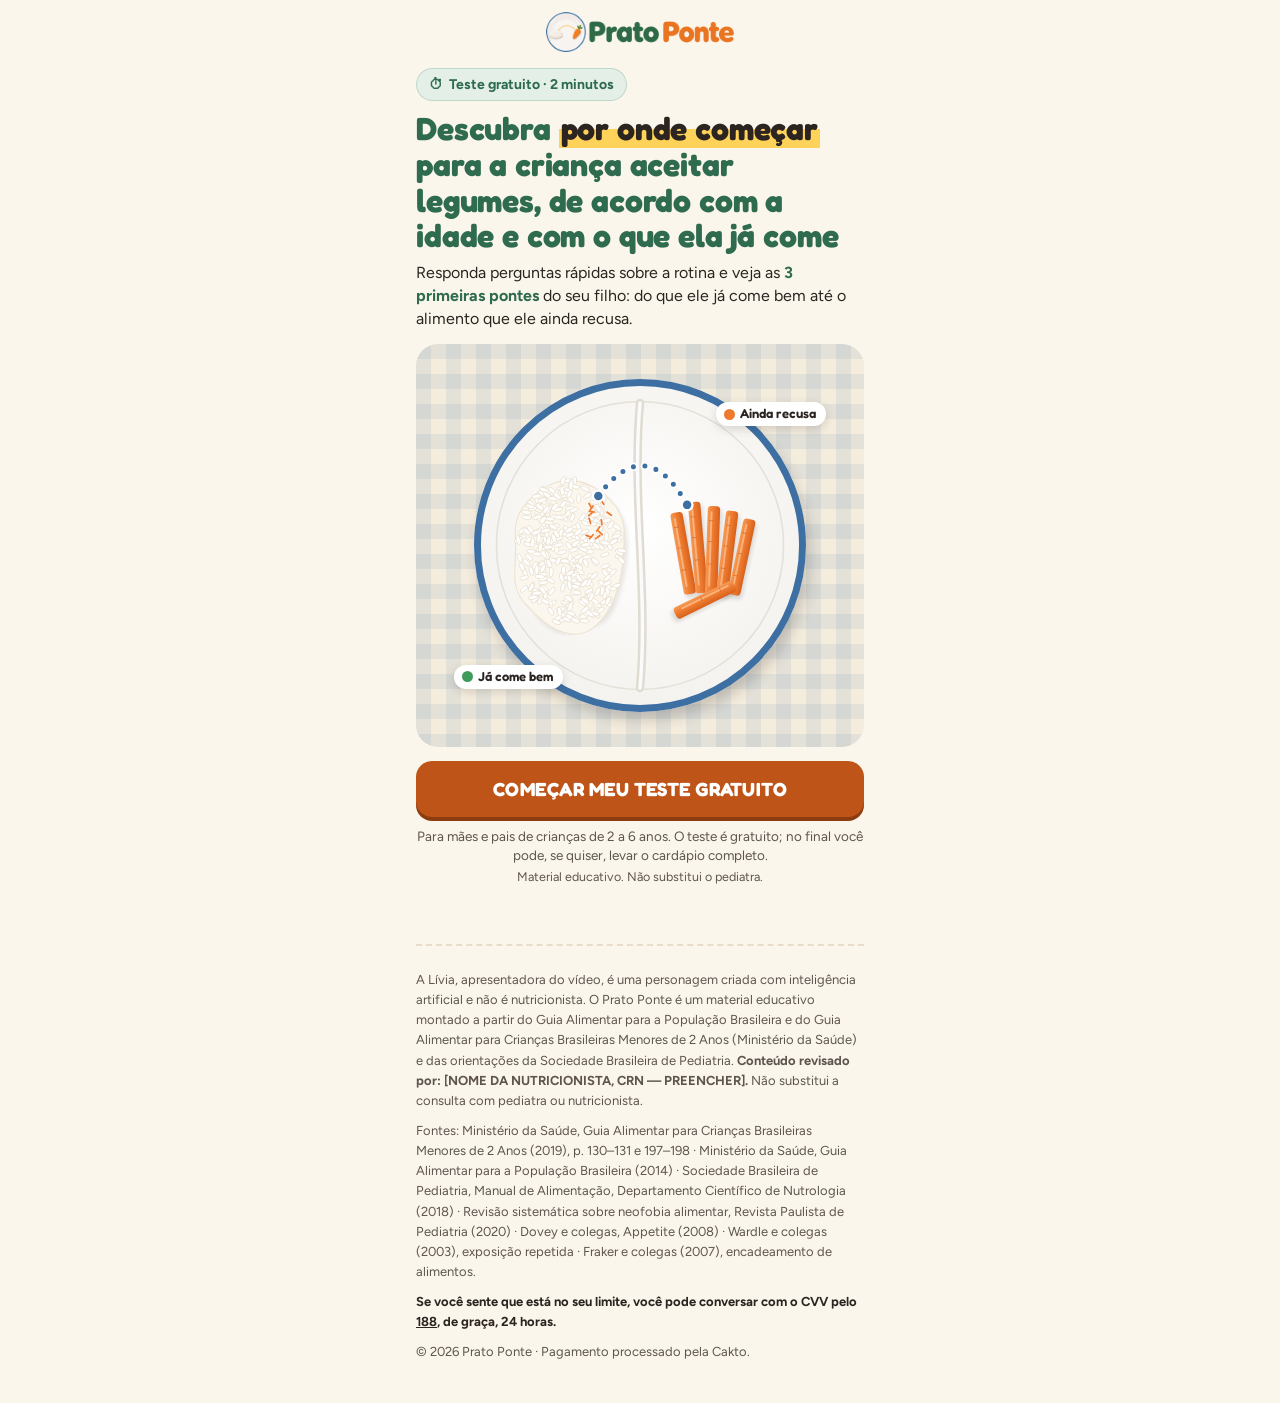
<file: index.html>
<!doctype html>
<html lang="pt-BR">
<head>
  <meta charset="utf-8">
  <meta name="viewport" content="width=device-width, initial-scale=1, viewport-fit=cover">
  <title>Teste do Prato Ponte · Teste gratuito</title>
  <meta name="description" content="Teste gratuito de 2 minutos: descubra por onde começar para a criança aceitar legumes, de acordo com a idade e com o que ela já come.">
  <meta name="theme-color" content="#FBF6EC">
  <meta property="og:title" content="Teste do Prato Ponte · Teste gratuito">
  <meta property="og:description" content="Veja as 3 primeiras pontes do seu filho: do que ele já come bem até o alimento que ele ainda recusa.">
  <meta property="og:type" content="website">
  <meta property="og:locale" content="pt_BR">
  <link rel="icon" type="image/png" href="img/icone.png">
  <link rel="apple-touch-icon" href="img/icone.png">

  <link rel="preconnect" href="https://fonts.googleapis.com">
  <link rel="preconnect" href="https://fonts.gstatic.com" crossorigin>
  <link rel="preload" as="image" href="img/prato-ponte.svg" fetchpriority="high">
  <link rel="stylesheet" href="https://fonts.googleapis.com/css2?family=Fredoka:wght@600;700&family=Figtree:wght@400;600;700;800&display=swap">
  <link rel="stylesheet" href="css/estilo.css">

  <!-- Quem recarrega no meio do quiz volta para a tela onde parou (sem piscar a capa) -->
  <style>.restaurando #tela-capa { visibility: hidden; }</style>
  <script>
    try {
      var s = JSON.parse(localStorage.getItem('pp_quiz_v1') || 'null');
      if (s && s.tela > 0) {
        document.documentElement.className += ' restaurando';
        setTimeout(function () { document.documentElement.classList.remove('restaurando'); }, 3000);
      }
    } catch (e) {}
  </script>

  <!-- UTMify: UTMs -->
  <script src="https://cdn.utmify.com.br/scripts/utms/latest.js" data-utmify-prevent-xcod-sck data-utmify-prevent-subids async defer></script>

  <script src="config.js" defer></script>
  <script src="js/rastreio.js" defer></script>
  <script src="js/quiz.js" defer></script>
</head>
<body>
  <main class="pagina">
    <!-- Logo do produto no topo de todas as telas do quiz -->
    <header class="topo-marca"><img src="img/logo-h.png" alt="Prato Ponte" width="450" height="96" decoding="async" fetchpriority="high"></header>

    <!-- ===================== ETAPA 1 · CAPA ===================== -->
    <section id="tela-capa" class="capa" aria-labelledby="capa-titulo">
      <span class="selo"><span aria-hidden="true">⏱</span> Teste gratuito · 2 minutos</span>
      <h1 id="capa-titulo">Descubra <span class="marca-texto">por onde começar</span> para a criança aceitar legumes, de acordo com a idade e com o que ela já come</h1>
      <p class="subtitulo">Responda perguntas rápidas sobre a rotina e veja as <strong>3 primeiras pontes</strong> do seu filho: do que ele já come bem até o alimento que ele ainda recusa.</p>
      <div class="midia capa-midia">
        <div class="prato-wrap">
          <img src="img/prato-ponte.svg" alt="Prato infantil visto de cima: arroz de um lado, palitinhos de cenoura do outro, ligados por uma linha pontilhada azul" width="1000" height="1000" fetchpriority="high" decoding="async">
          <span class="etiqueta etiqueta--segura" aria-hidden="true"><span class="bola"></span>Já come bem</span>
          <span class="etiqueta etiqueta--pontinha" aria-hidden="true"><span class="bola"></span>Ainda recusa</span>
        </div>
      </div>
      <button id="btn-comecar" class="btn btn--pulso" type="button">COMEÇAR MEU TESTE GRATUITO</button>
      <p class="nota">Para mães e pais de crianças de 2 a 6 anos. O teste é gratuito; no final você pode, se quiser, levar o cardápio completo.</p>
      <p class="miuda">Material educativo. Não substitui o pediatra.</p>
    </section>

    <!-- ===================== PERGUNTAS (montadas pelo js/quiz.js) ===================== -->
    <section id="tela-quiz" class="quiz" hidden>
      <div class="quiz-topo">
        <button class="voltar" id="btn-voltar" type="button" aria-label="Voltar para a tela anterior">
          <svg viewBox="0 0 24 24" fill="none" stroke="currentColor" stroke-width="2.6" stroke-linecap="round" stroke-linejoin="round" aria-hidden="true"><path d="M15 5l-7 7 7 7"/></svg>
        </button>
        <div class="progresso" role="progressbar" aria-label="Progresso do teste" aria-valuemin="0" aria-valuemax="100" aria-valuenow="0">
          <span id="progresso-barra"></span>
        </div>
      </div>
      <div class="quiz-conteudo" id="quiz-conteudo"></div>
    </section>

    <!-- ===================== CARREGAMENTO ===================== -->
    <section id="tela-carregando" class="carregando" hidden aria-live="polite">
      <div class="anel" aria-hidden="true"></div>
      <ul class="passos-carregando">
        <li><span class="ck"><svg viewBox="0 0 24 24" fill="none" stroke="currentColor" stroke-width="3.2" stroke-linecap="round" stroke-linejoin="round" aria-hidden="true"><path d="M5 12.5l4.5 4.5L19 7.5"/></svg></span><span>Separando as comidas seguras...</span></li>
        <li><span class="ck"><svg viewBox="0 0 24 24" fill="none" stroke="currentColor" stroke-width="3.2" stroke-linecap="round" stroke-linejoin="round" aria-hidden="true"><path d="M5 12.5l4.5 4.5L19 7.5"/></svg></span><span id="carregando-alvo">Montando as pontes até os alimentos novos...</span></li>
        <li><span class="ck"><svg viewBox="0 0 24 24" fill="none" stroke="currentColor" stroke-width="3.2" stroke-linecap="round" stroke-linejoin="round" aria-hidden="true"><path d="M5 12.5l4.5 4.5L19 7.5"/></svg></span><span id="carregando-idade">Ajustando o cardápio para a idade da criança...</span></li>
      </ul>
    </section>

    <!-- ===================== RESULTADO + MINI VSL + OFERTA ===================== -->
    <section id="tela-resultado" class="resultado" hidden>
      <h1 id="res-titulo" tabindex="-1">As 3 primeiras pontes do seu filho estão prontas</h1>

      <div class="mapa">
        <h2>O que o seu teste mostra</h2>
        <ul>
          <li><span class="ic" aria-hidden="true">👶</span><span><strong>Idade:</strong> <span id="res-idade"></span></span></li>
          <li><span class="ic" aria-hidden="true">🟢</span><span><strong>Já come bem:</strong> <span id="res-come"></span></span></li>
          <li><span class="ic" aria-hidden="true">🎯</span><span><strong>Você quer chegar em:</strong> <span id="res-alvos"></span></span></li>
          <li><span class="ic" aria-hidden="true">🔔</span><span>Nessa idade, isso é esperado: é o <strong>Alarme do Novo</strong>.</span></li>
          <li><span class="ic" aria-hidden="true">🌉</span><span><strong>O que vai mudar a sua mesa:</strong> o novo chegar colado no que a criança já come, várias vezes, sem pressão.</span></li>
        </ul>
        <p class="aviso-idade" id="res-aviso-idade" hidden>O Prato Ponte foi feito para crianças de 2 a 6 anos. Com crianças maiores, a ideia da ponte também ajuda, mas o cardápio não foi pensado para essa idade.</p>
      </div>

      <h2 class="pontes-titulo">As suas 3 primeiras pontes</h2>
      <div class="pontes" id="res-pontes"></div>
      <p class="repeticoes">Sem esconder e sem forçar: você conta o que tem no prato, e ninguém obriga a comer. Pesquisas mostram que muitas crianças precisam encontrar o mesmo alimento várias vezes (de 8 a 15) até aceitar. O cardápio completo já faz essas repetições por você.</p>
      <p class="caixa-azul" id="res-pediatra" hidden></p>

      <p class="vsl-intro">Assista: a Lívia explica como usar as suas pontes</p>
      <div class="midia vsl" id="vsl" data-ph="Vídeo da Lívia">
        <video id="vsl-video" playsinline webkit-playsinline muted loop preload="none" aria-label="Vídeo da Lívia sobre o Prato Ponte"></video>
        <button class="vsl-toque" id="vsl-toque" type="button" aria-label="Pausar o vídeo" hidden>
          <span class="icone-play"><svg viewBox="0 0 24 24" fill="currentColor" aria-hidden="true"><path d="M7 4.5v15l13-7.5z"/></svg></span>
        </button>
        <button class="vsl-som" id="vsl-som" type="button"><span><span aria-hidden="true">🔊</span> Toque para ouvir</span></button>
        <div class="vsl-barra" id="vsl-barra" hidden><span id="vsl-progresso"></span></div>
        <p class="vsl-aviso" id="vsl-erro" hidden>O vídeo não carregou agora. A oferta já está logo abaixo.</p>
      </div>

      <div class="ler-oferta" id="ler-oferta">
        <button class="link-discreto" id="btn-ler-oferta" type="button">Prefere ler? Ver a oferta agora</button>
      </div>

      <!-- Oferta: abre aos 187 s de vídeo com som (início da apresentação), 210 s depois do resultado ou pelo link acima -->
      <div id="oferta" hidden>
        <div class="caixa-preco" id="oferta-topo">
          <h2 class="so-leitor">Oferta</h2>
          <p><strong>Prato Ponte completo</strong></p>
          <div class="valor"><small>R$</small>27</div>
          <p class="condicao">Pagamento único · Pix ou cartão</p>
          <a class="btn btn--pulso" data-checkout href="#"><span>QUERO MEU PRATO PONTE</span></a>
          <p class="miudo">Acesso no seu e-mail logo após o pagamento · Garantia de 7 dias</p>
        </div>

        <div class="midia midia--quadrada midia--contain oferta-mockup" data-ph="img/mockup.png">
          <img src="img/mockup.png" alt="Prato Ponte: o cardápio no celular e a folha impressa na geladeira" width="1000" height="1000" loading="lazy" decoding="async" onerror="this.remove()">
        </div>
        <h2 class="oferta-titulo oferta-logo"><img src="img/logo.png" alt="Prato Ponte" width="480" height="413" loading="lazy" decoding="async"></h2>
        <p class="oferta-sub">O cardápio de 4 semanas para crianças de 2 a 6 anos, com as pontes prontas do que a criança já come até os alimentos que ela ainda recusa, mais a lista de compras e as frases para a mesa.</p>

        <section class="secao">
          <h2>O que você recebe</h2>
          <ul class="lista-check">
            <li><strong>Comece por aqui (montado com as suas respostas):</strong> a versão do cardápio para <span id="oferta-faixa">a idade da criança</span>, as 3 primeiras pontes, tiradas do que a criança já come e do que você quer que ela aceite, e as receitas da semana 1 <span id="oferta-tempo">que cabem no seu tempo de cozinha</span>.</li>
            <li><strong>Cardápio Ponte de 4 semanas</strong>, na versão da idade: café da manhã, almoço, lanche da tarde e jantar, com medidas caseiras. A base é arroz, feijão e comida de verdade, como pede o Guia Alimentar para a População Brasileira. Cada refeição marca a comida segura (🟢) e a pontinha do dia (🟠).</li>
            <li><strong>36 pontes prontas:</strong> 3 pontes para cada um dos 12 alimentos mais recusados, partindo das comidas seguras mais comuns.</li>
            <li><strong>Lista de compras de cada semana</strong>, separada por seção do mercado.</li>
            <li><strong>20 receitas-ponte</strong> de até 20 minutos.</li>
            <li><strong>Frases para a mesa:</strong> 15 frases para usar no lugar de “só mais uma colherada” e o que dizer quando a criança recusa.</li>
            <li><strong>Diário das pontes:</strong> uma tabela para marcar cada vez que a pontinha apareceu e como a criança reagiu (👀 olhou, ✋ tocou, 👅 provou, 😋 comeu). Para você ver o avanço, que às vezes é só olhar.</li>
            <li><strong>Quando procurar o pediatra:</strong> os sinais de alerta, explicados.</li>
          </ul>
          <div class="chips" id="chips-alimentos" aria-label="Os 12 alimentos com pontes prontas"></div>
          <p class="chips-legenda" id="chips-legenda" hidden>Os 12 alimentos com pontes prontas. Em amarelo, com ✓: os que você marcou no teste.</p>
          <p class="formato">📱 Tudo na área de membros, para ler no celular, e em PDF para imprimir o cardápio e a lista e colar na geladeira.</p>
        </section>

        <section class="secao">
          <h2>Como funciona: Prato Ponte em 3 passos</h2>
          <div class="passos3">
            <div class="passo3"><h3>Comida segura 🟢</h3><p>Todo prato tem pelo menos um alimento que a criança já come bem. Assim, o alarme fica quieto.</p></div>
            <div class="passo3"><h3>Pontinha 🟠</h3><p>O alimento novo entra pequeno, parecido e colado no conhecido. Sem esconder: você conta que tem.</p></div>
            <div class="passo3"><h3>Repetir sem pressão 🔁</h3><p>A mesma pontinha volta em outros dias, de outro jeito, e ninguém obriga a comer. O cardápio já faz as repetições.</p></div>
          </div>
        </section>

        <section class="secao">
          <h2>Para quem é (e para quem não é)</h2>
          <div class="dupla">
            <div class="cartao cartao--sim"><h3>Para quem é</h3><p>Mães e pais de crianças de 2 a 6 anos que comem sempre as mesmas coisas e recusam legumes.</p></div>
            <div class="cartao cartao--nao"><h3>Para quem não é</h3><p>Não é tratamento. Se a criança tem alergia, autismo, dificuldade para engolir ou está perdendo peso, o caminho é o pediatra e um nutricionista.</p></div>
          </div>
        </section>

        <section class="secao">
          <h2>Por que é tão barato?</h2>
          <p>É digital e a gente quer que caiba no bolso de qualquer mãe.</p>
        </section>

        <div class="caixa-preco">
          <p><strong>Prato Ponte completo</strong></p>
          <div class="valor"><small>R$</small>27</div>
          <p class="condicao">Pagamento único · Pix ou cartão</p>
          <a class="btn" data-checkout href="#"><span>QUERO MEU PRATO PONTE</span></a>
          <p class="miudo">Sem mensalidade. Acesso vitalício.</p>
        </div>

        <div class="garantia">
          <div class="selo-7" aria-hidden="true"><b>7</b><span>DIAS</span></div>
          <p><strong>Garantia de 7 dias.</strong> Se não gostar, é só pedir o reembolso dentro desse prazo e você recebe o valor de volta.</p>
        </div>

        <section class="secao">
          <h2>Perguntas frequentes</h2>
          <div class="faq">
            <details>
              <summary>Como eu recebo?</summary>
              <p>Assim que o pagamento é aprovado, o acesso chega no e-mail que você usar na compra. Quem envia é a Cakto, a plataforma de pagamento. No cartão é na hora; no Pix, logo depois da confirmação. Dá para ler tudo no celular e imprimir o PDF.</p>
            </details>
            <details>
              <summary>Serve para qual idade?</summary>
              <p>Para crianças de 2 a 6 anos. O cardápio tem duas versões: uma para 2 a 3 anos e outra para 4 a 6 anos.</p>
            </details>
            <details>
              <summary>É um cardápio personalizado?</summary>
              <p>O “Comece por aqui” é montado com as suas respostas: a versão da idade, as 3 primeiras pontes e as receitas da semana 1 que cabem no seu tempo. O cardápio de 4 semanas é o mesmo para todas as crianças da mesma faixa de idade e não é uma prescrição individual. Para um plano individual, o caminho é a consulta com um nutricionista.</p>
            </details>
            <details>
              <summary>Quem montou o cardápio?</summary>
              <p>O cardápio foi montado a partir dos guias alimentares do Ministério da Saúde (o Guia Alimentar para a População Brasileira e o Guia Alimentar para Crianças Brasileiras Menores de 2 Anos) e das orientações da Sociedade Brasileira de Pediatria. Conteúdo revisado por: <span data-revisora>[NOME DA NUTRICIONISTA, CRN — PREENCHER]</span>.</p>
            </details>
            <details>
              <summary>Precisa de ingrediente caro?</summary>
              <p>Não. A base é arroz, feijão, legumes, frutas, ovo e carnes do dia a dia, o que tem em qualquer mercado ou feira. A lista de compras de cada semana já vem pronta.</p>
            </details>
            <details>
              <summary>Meu filho tem alergia, autismo ou outra condição, serve?</summary>
              <p>O Prato Ponte não é tratamento e não foi feito para esses casos. Se a criança tem alergia, autismo, dificuldade para engolir ou está perdendo peso, procure o pediatra e um nutricionista: são eles que podem avaliar e orientar.</p>
            </details>
            <details>
              <summary>É assinatura?</summary>
              <p data-faq-preco>Não. É um pagamento único de R$ 27, sem mensalidade.</p>
            </details>
            <details>
              <summary>E se eu não gostar?</summary>
              <p>Você tem 7 dias de garantia. Se não gostar, pede o reembolso dentro desse prazo e recebe o valor de volta.</p>
            </details>
          </div>
        </section>

        <div class="caixa-preco">
          <div class="valor"><small>R$</small>27</div>
          <p class="condicao">Pagamento único · Pix ou cartão</p>
          <a class="btn" data-checkout href="#"><span>QUERO MEU PRATO PONTE</span></a>
        </div>
      </div>

      <!-- Sinais de alerta: sempre visíveis, com ou sem a oferta aberta -->
      <section class="alerta" id="alerta" aria-labelledby="alerta-titulo">
        <h2 id="alerta-titulo"><span aria-hidden="true">⚠️</span> Sinais de alerta</h2>
        <ul>
          <li>Dor ao comer</li>
          <li>Engasgo ou tosse frequente na hora de comer</li>
          <li>Vômitos</li>
          <li>Perda de peso ou parada no crescimento</li>
          <li>Recusa de grupos inteiros de alimentos</li>
          <li>Criança abatida</li>
        </ul>
        <p>Se aparecer algum, procure o pediatra antes de qualquer cardápio.</p>
      </section>

      <p class="ler-oferta"><button class="link-discreto" id="btn-refazer" type="button">Refazer o teste</button></p>
    </section>

    <!-- ===================== RODAPÉ ===================== -->
    <footer class="rodape">
      <p>A Lívia, apresentadora do vídeo, é uma personagem criada com inteligência artificial e não é nutricionista. O Prato Ponte é um material educativo montado a partir do Guia Alimentar para a População Brasileira e do Guia Alimentar para Crianças Brasileiras Menores de 2 Anos (Ministério da Saúde) e das orientações da Sociedade Brasileira de Pediatria. <strong>Conteúdo revisado por: <span data-revisora>[NOME DA NUTRICIONISTA, CRN — PREENCHER]</span>.</strong> Não substitui a consulta com pediatra ou nutricionista.</p>
      <p>Fontes: Ministério da Saúde, Guia Alimentar para Crianças Brasileiras Menores de 2 Anos (2019), p. 130–131 e 197–198 · Ministério da Saúde, Guia Alimentar para a População Brasileira (2014) · Sociedade Brasileira de Pediatria, Manual de Alimentação, Departamento Científico de Nutrologia (2018) · Revisão sistemática sobre neofobia alimentar, Revista Paulista de Pediatria (2020) · Dovey e colegas, Appetite (2008) · Wardle e colegas (2003), exposição repetida · Fraker e colegas (2007), encadeamento de alimentos.</p>
      <p class="cvv">Se você sente que está no seu limite, você pode conversar com o CVV pelo <a href="tel:188">188</a>, de graça, 24 horas.</p>
      <p data-suporte-linha>Suporte: <a data-suporte-email href="#">e-mail de suporte</a></p>
      <p>© 2026 Prato Ponte · Pagamento processado pela Cakto.</p>
    </footer>
  </main>
</body>
</html>
</file>
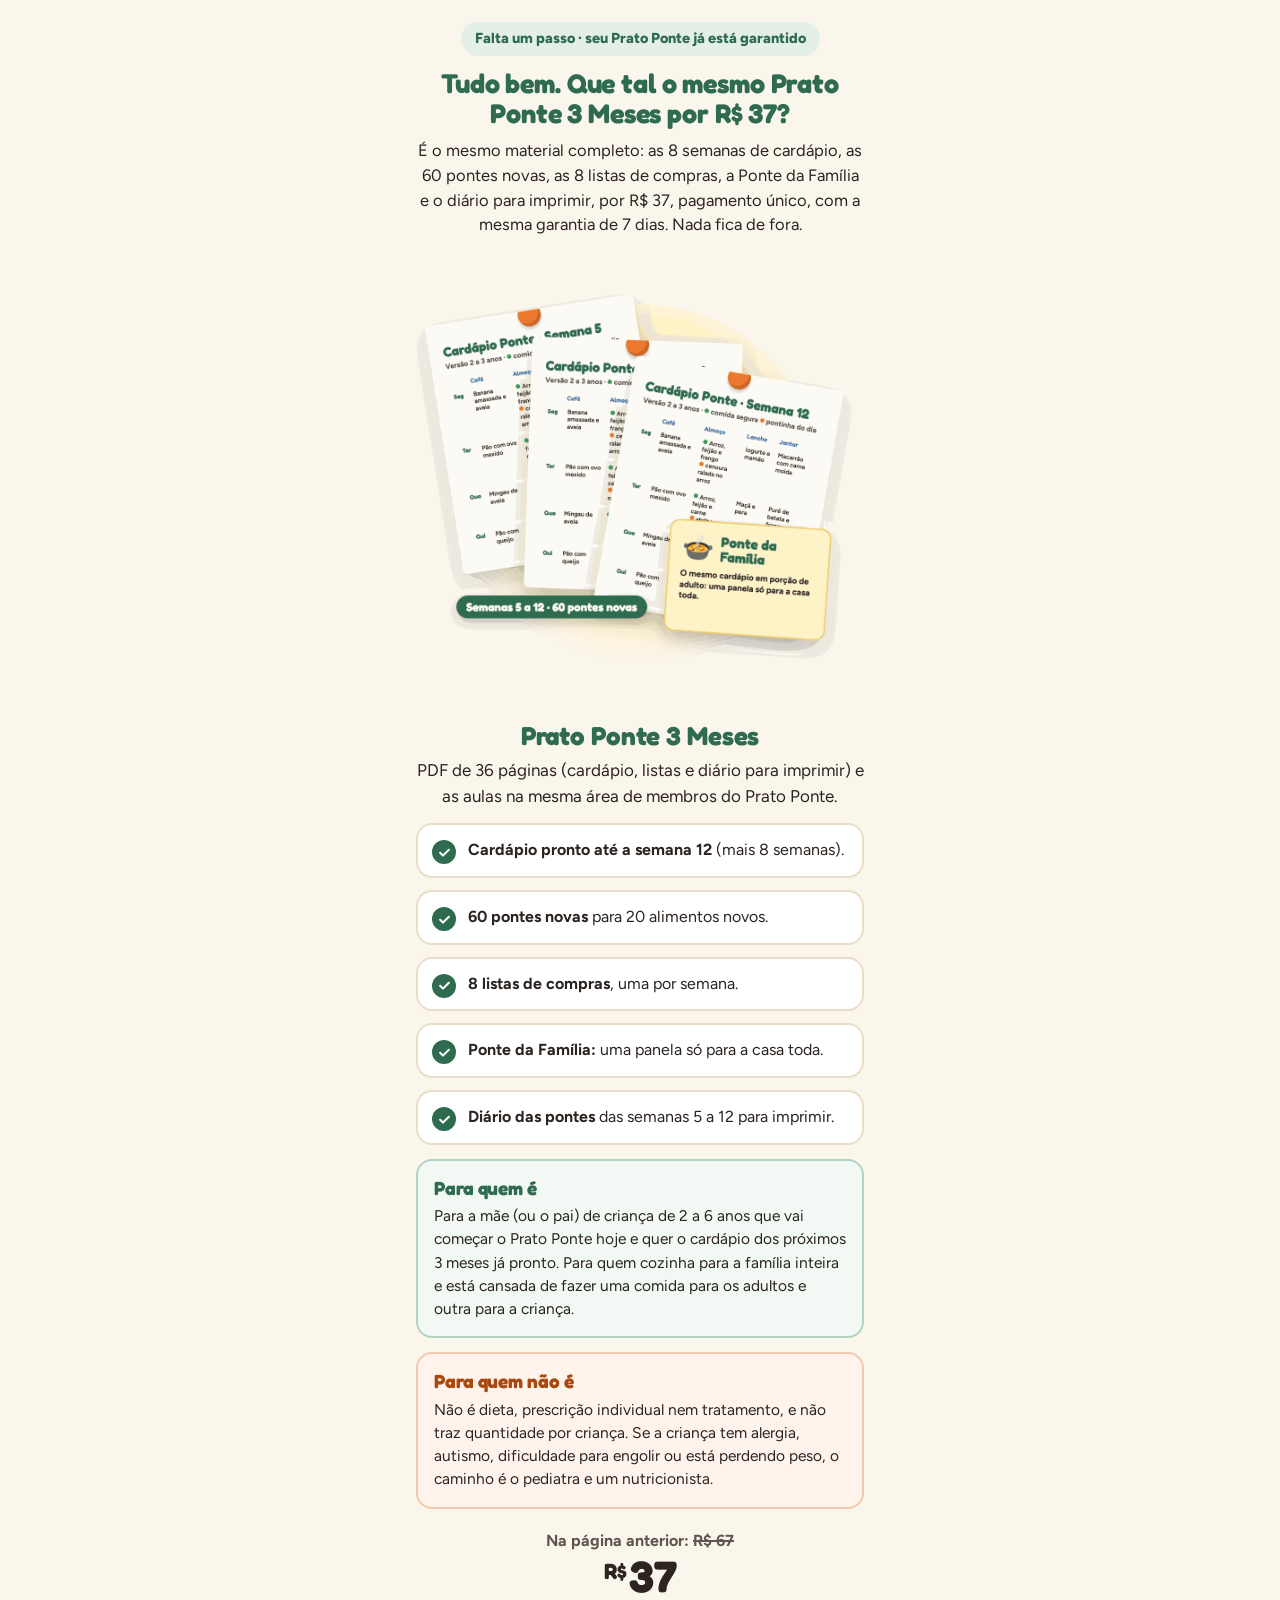
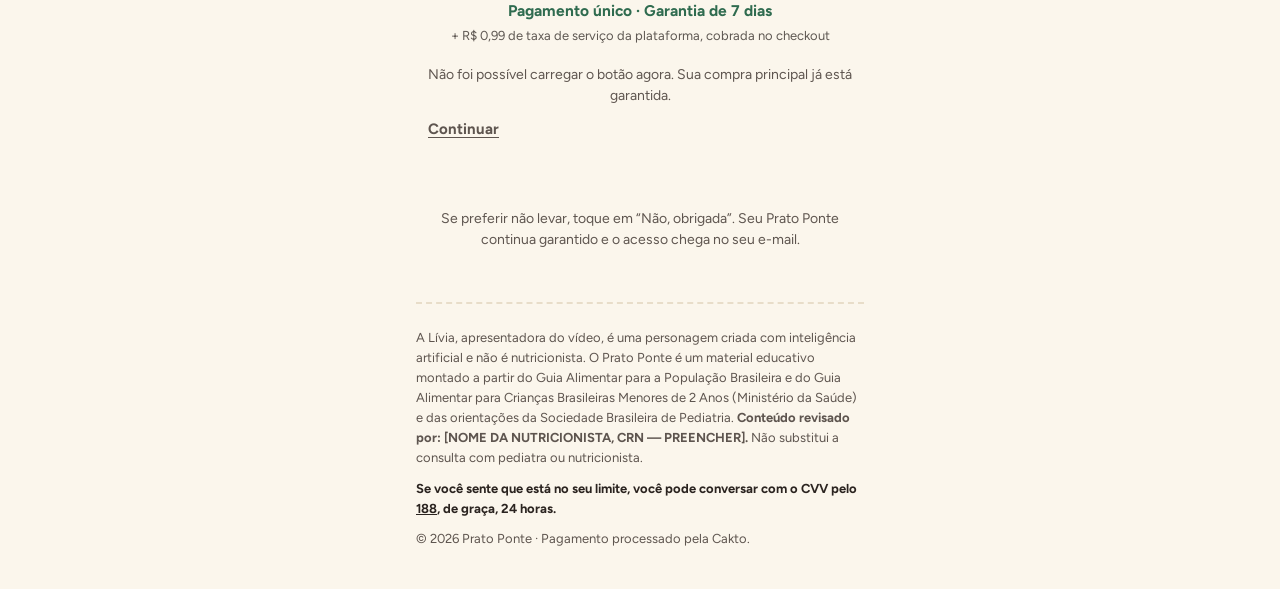
<file: downsell-1.html>
<!doctype html>
<html lang="pt-BR">
<head>
  <meta charset="utf-8">
  <meta name="viewport" content="width=device-width, initial-scale=1, viewport-fit=cover">
  <title>Prato Ponte 3 Meses · Prato Ponte</title>
  <meta name="robots" content="noindex, nofollow">
  <meta name="theme-color" content="#FBF6EC">
  <link rel="icon" type="image/png" href="img/icone.png">
  <link rel="apple-touch-icon" href="img/icone.png">
  <link rel="preconnect" href="https://fonts.googleapis.com">
  <link rel="preconnect" href="https://fonts.gstatic.com" crossorigin>
  <link rel="stylesheet" href="https://fonts.googleapis.com/css2?family=Fredoka:wght@600;700&family=Figtree:wght@400;600;700;800&display=swap">
  <link rel="stylesheet" href="css/estilo.css">
  <style>cakto-upsell-accept:not(:defined), cakto-upsell-reject:not(:defined) { visibility: hidden; }</style>

  <!-- UTMify: UTMs -->
  <script src="https://cdn.utmify.com.br/scripts/utms/latest.js" data-utmify-prevent-xcod-sck data-utmify-prevent-subids async defer></script>

  <script src="config.js" defer></script>
  <script src="js/rastreio.js" defer></script>
  <script src="js/pos-compra.js" defer></script>
</head>
<body data-pagina="downsell-1">
  <main class="pagina">
    <section class="upsell">
      <p class="garantido">Falta um passo <span aria-hidden="true">·</span> seu Prato Ponte já está garantido</p>
      <h1>Tudo bem. Que tal o mesmo Prato Ponte 3 Meses por R$&nbsp;37?</h1>
      <p class="lead">É o mesmo material completo: as 8 semanas de cardápio, as 60 pontes novas, as 8 listas de compras, a Ponte da Família e o diário para imprimir, por R$ 37, pagamento único, com a mesma garantia de 7 dias. Nada fica de fora.</p>

      <div class="midia midia--quadrada midia--contain" data-ph="img/up1.png">
        <img src="img/up1.png" alt="Prato Ponte 3 Meses: cardápio das semanas 5 a 12, pontes novas e a Ponte da Família" width="1000" height="1000" decoding="async" onerror="this.remove()">
      </div>

      <h2 class="produto-nome">Prato Ponte 3 Meses</h2>
      <p class="produto-desc">PDF de 36 páginas (cardápio, listas e diário para imprimir) e as aulas na mesma área de membros do Prato Ponte.</p>

      <ul class="lista-check">
        <li><strong>Cardápio pronto até a semana 12</strong> (mais 8 semanas).</li>
        <li><strong>60 pontes novas</strong> para 20 alimentos novos.</li>
        <li><strong>8 listas de compras</strong>, uma por semana.</li>
        <li><strong>Ponte da Família:</strong> uma panela só para a casa toda.</li>
        <li><strong>Diário das pontes</strong> das semanas 5 a 12 para imprimir.</li>
      </ul>

      <div class="cartao cartao--sim para-quem"><h3>Para quem é</h3><p>Para a mãe (ou o pai) de criança de 2 a 6 anos que vai começar o Prato Ponte hoje e quer o cardápio dos próximos 3 meses já pronto. Para quem cozinha para a família inteira e está cansada de fazer uma comida para os adultos e outra para a criança.</p></div>
      <div class="cartao cartao--nao para-quem"><h3>Para quem não é</h3><p>Não é dieta, prescrição individual nem tratamento, e não traz quantidade por criança. Se a criança tem alergia, autismo, dificuldade para engolir ou está perdendo peso, o caminho é o pediatra e um nutricionista.</p></div>

      <div class="preco-up">
        <p class="de">Na página anterior: <s>R$ 67</s></p>
        <div class="valor"><small>R$</small>37</div>
        <p class="condicao">Pagamento único · Garantia de 7 dias</p>
      </div>

      <!-- Botão de um clique da Cakto: montado pelo js/pos-compra.js com o offer-id "ds1" do config.js.
           Aceitar → upsell-2.html · Recusar → upsell-2.html
           ("fim" = fim do funil: "members_area" da Cakto ou obrigado.html, conforme o AREA_MEMBROS_URL do config.js) -->
      <div class="cakto-area" id="cakto-area"
           data-oferta="ds1" data-tipo="downsell"
           data-aceitar="upsell-2.html" data-recusar="upsell-2.html"
           data-texto-sim="Sim, quero o Prato Ponte 3 Meses por R$ 37"></div>

      <p class="nota-up">Se preferir não levar, toque em “Não, obrigada”. Seu Prato Ponte continua garantido e o acesso chega no seu <span class="sem-quebra">e-mail</span>.</p>
    </section>

    <footer class="rodape">
      <p>A Lívia, apresentadora do vídeo, é uma personagem criada com inteligência artificial e não é nutricionista. O Prato Ponte é um material educativo montado a partir do Guia Alimentar para a População Brasileira e do Guia Alimentar para Crianças Brasileiras Menores de 2 Anos (Ministério da Saúde) e das orientações da Sociedade Brasileira de Pediatria. <strong>Conteúdo revisado por: <span data-revisora>[NOME DA NUTRICIONISTA, CRN — PREENCHER]</span>.</strong> Não substitui a consulta com pediatra ou nutricionista.</p>
      <p class="cvv">Se você sente que está no seu limite, você pode conversar com o CVV pelo <a href="tel:188">188</a>, de graça, 24 horas.</p>
      <p data-suporte-linha>Suporte: <a data-suporte-email href="#">e-mail de suporte</a></p>
      <p>© 2026 Prato Ponte · Pagamento processado pela Cakto.</p>
    </footer>
  </main>
</body>
</html>
</file>
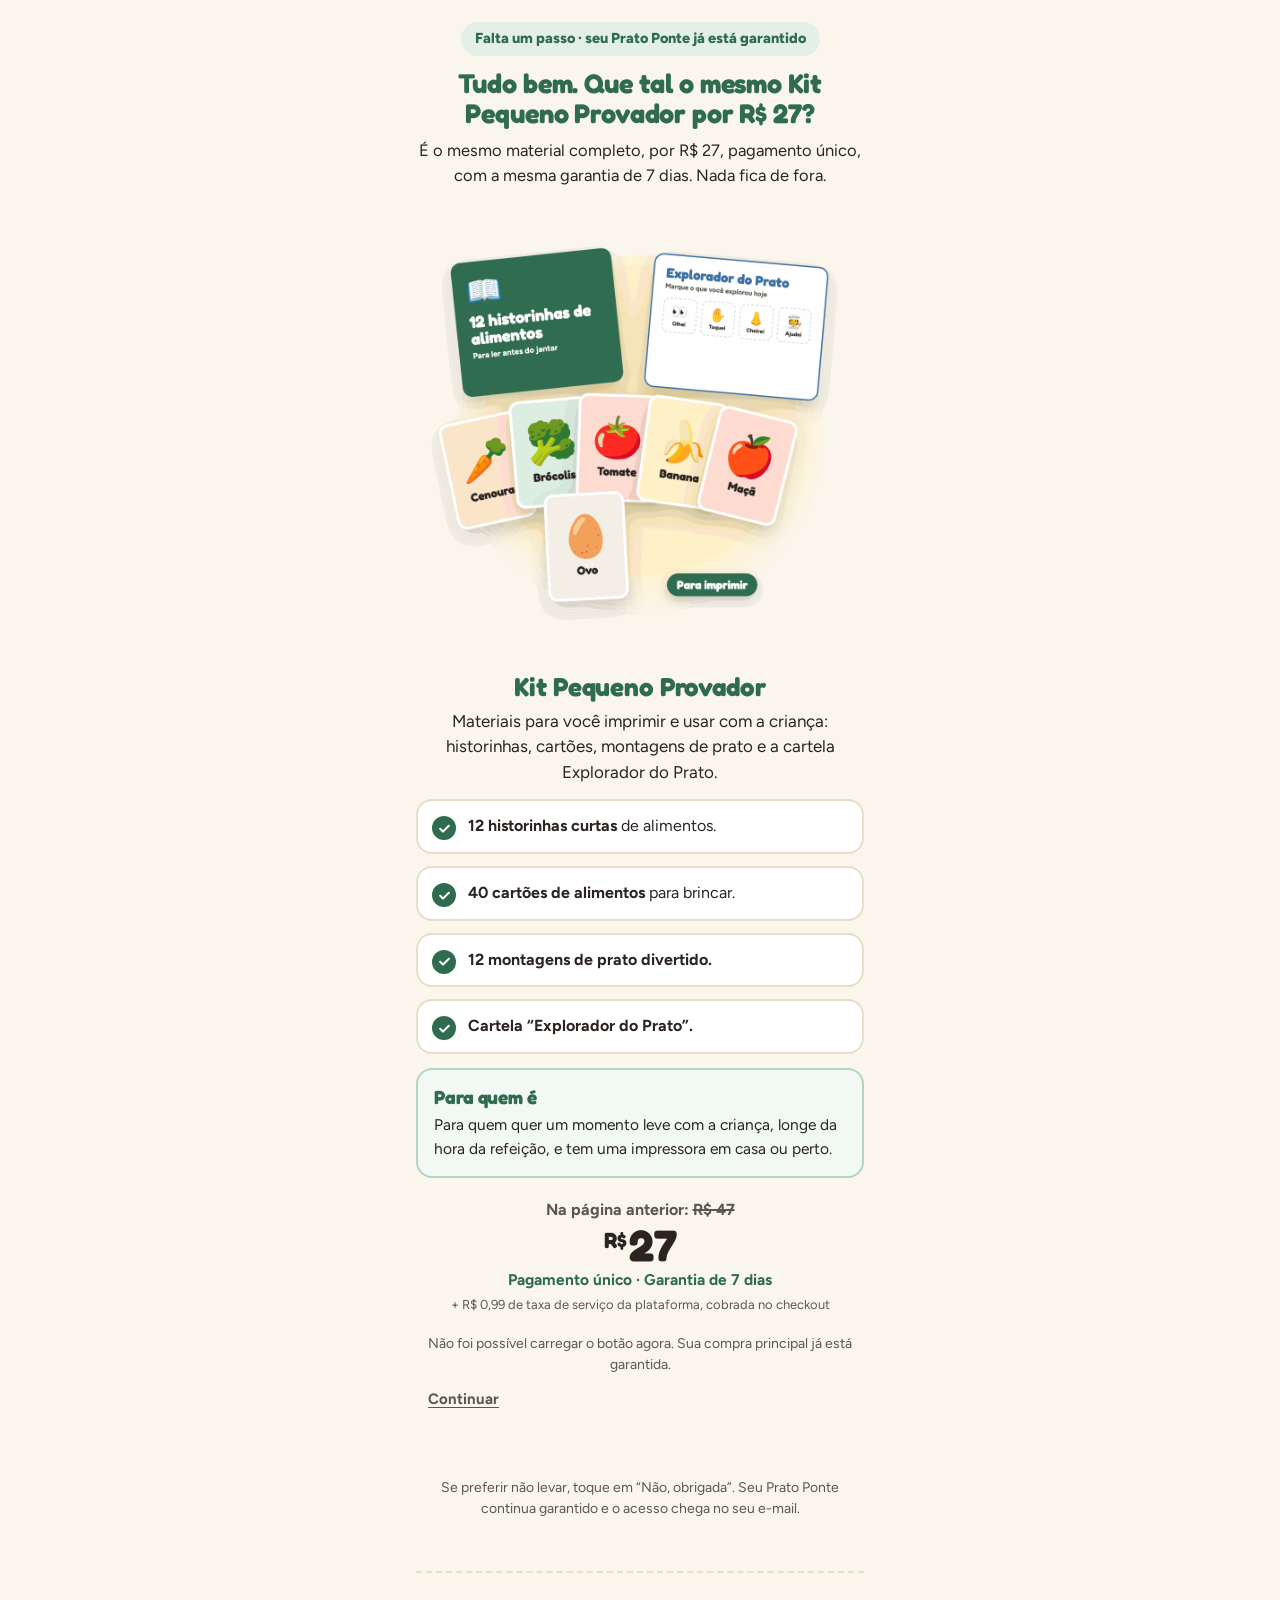
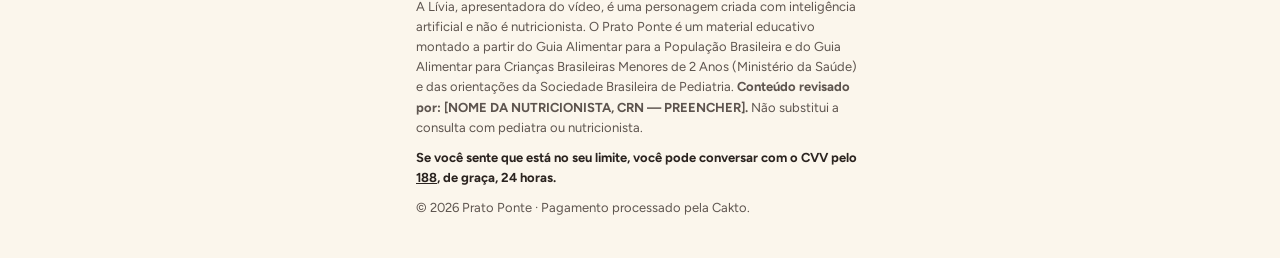
<file: downsell-2.html>
<!doctype html>
<html lang="pt-BR">
<head>
  <meta charset="utf-8">
  <meta name="viewport" content="width=device-width, initial-scale=1, viewport-fit=cover">
  <title>Kit Pequeno Provador · Prato Ponte</title>
  <meta name="robots" content="noindex, nofollow">
  <meta name="theme-color" content="#FBF6EC">
  <link rel="icon" type="image/png" href="img/icone.png">
  <link rel="apple-touch-icon" href="img/icone.png">
  <link rel="preconnect" href="https://fonts.googleapis.com">
  <link rel="preconnect" href="https://fonts.gstatic.com" crossorigin>
  <link rel="stylesheet" href="https://fonts.googleapis.com/css2?family=Fredoka:wght@600;700&family=Figtree:wght@400;600;700;800&display=swap">
  <link rel="stylesheet" href="css/estilo.css">
  <style>cakto-upsell-accept:not(:defined), cakto-upsell-reject:not(:defined) { visibility: hidden; }</style>

  <!-- UTMify: UTMs -->
  <script src="https://cdn.utmify.com.br/scripts/utms/latest.js" data-utmify-prevent-xcod-sck data-utmify-prevent-subids async defer></script>

  <script src="config.js" defer></script>
  <script src="js/rastreio.js" defer></script>
  <script src="js/pos-compra.js" defer></script>
</head>
<body data-pagina="downsell-2">
  <main class="pagina">
    <section class="upsell">
      <p class="garantido">Falta um passo <span aria-hidden="true">·</span> seu Prato Ponte já está garantido</p>
      <h1>Tudo bem. Que tal o mesmo Kit Pequeno Provador por R$&nbsp;27?</h1>
      <p class="lead">É o mesmo material completo, por R$ 27, pagamento único, com a mesma garantia de 7 dias. Nada fica de fora.</p>

      <div class="midia midia--quadrada midia--contain" data-ph="img/up2.png">
        <img src="img/up2.png" alt="Kit Pequeno Provador: historinhas, cartões de alimentos, montagens de prato e a cartela Explorador do Prato" width="1000" height="1000" decoding="async" onerror="this.remove()">
      </div>

      <h2 class="produto-nome">Kit Pequeno Provador</h2>
      <p class="produto-desc">Materiais para você imprimir e usar com a criança: historinhas, cartões, montagens de prato e a cartela Explorador do Prato.</p>

      <ul class="lista-check">
        <li><strong>12 historinhas curtas</strong> de alimentos.</li>
        <li><strong>40 cartões de alimentos</strong> para brincar.</li>
        <li><strong>12 montagens de prato divertido.</strong></li>
        <li><strong>Cartela “Explorador do Prato”.</strong></li>
      </ul>

      <div class="cartao cartao--sim para-quem"><h3>Para quem é</h3><p>Para quem quer um momento leve com a criança, longe da hora da refeição, e tem uma impressora em casa ou perto.</p></div>

      <div class="preco-up">
        <p class="de">Na página anterior: <s>R$ 47</s></p>
        <div class="valor"><small>R$</small>27</div>
        <p class="condicao">Pagamento único · Garantia de 7 dias</p>
      </div>

      <!-- Botão de um clique da Cakto: montado pelo js/pos-compra.js com o offer-id "ds2" do config.js.
           Aceitar → upsell-3.html · Recusar → upsell-3.html
           ("fim" = fim do funil: "members_area" da Cakto ou obrigado.html, conforme o AREA_MEMBROS_URL do config.js) -->
      <div class="cakto-area" id="cakto-area"
           data-oferta="ds2" data-tipo="downsell"
           data-aceitar="upsell-3.html" data-recusar="upsell-3.html"
           data-texto-sim="Sim, quero o Kit Pequeno Provador por R$ 27"></div>

      <p class="nota-up">Se preferir não levar, toque em “Não, obrigada”. Seu Prato Ponte continua garantido e o acesso chega no seu <span class="sem-quebra">e-mail</span>.</p>
    </section>

    <footer class="rodape">
      <p>A Lívia, apresentadora do vídeo, é uma personagem criada com inteligência artificial e não é nutricionista. O Prato Ponte é um material educativo montado a partir do Guia Alimentar para a População Brasileira e do Guia Alimentar para Crianças Brasileiras Menores de 2 Anos (Ministério da Saúde) e das orientações da Sociedade Brasileira de Pediatria. <strong>Conteúdo revisado por: <span data-revisora>[NOME DA NUTRICIONISTA, CRN — PREENCHER]</span>.</strong> Não substitui a consulta com pediatra ou nutricionista.</p>
      <p class="cvv">Se você sente que está no seu limite, você pode conversar com o CVV pelo <a href="tel:188">188</a>, de graça, 24 horas.</p>
      <p data-suporte-linha>Suporte: <a data-suporte-email href="#">e-mail de suporte</a></p>
      <p>© 2026 Prato Ponte · Pagamento processado pela Cakto.</p>
    </footer>
  </main>
</body>
</html>
</file>
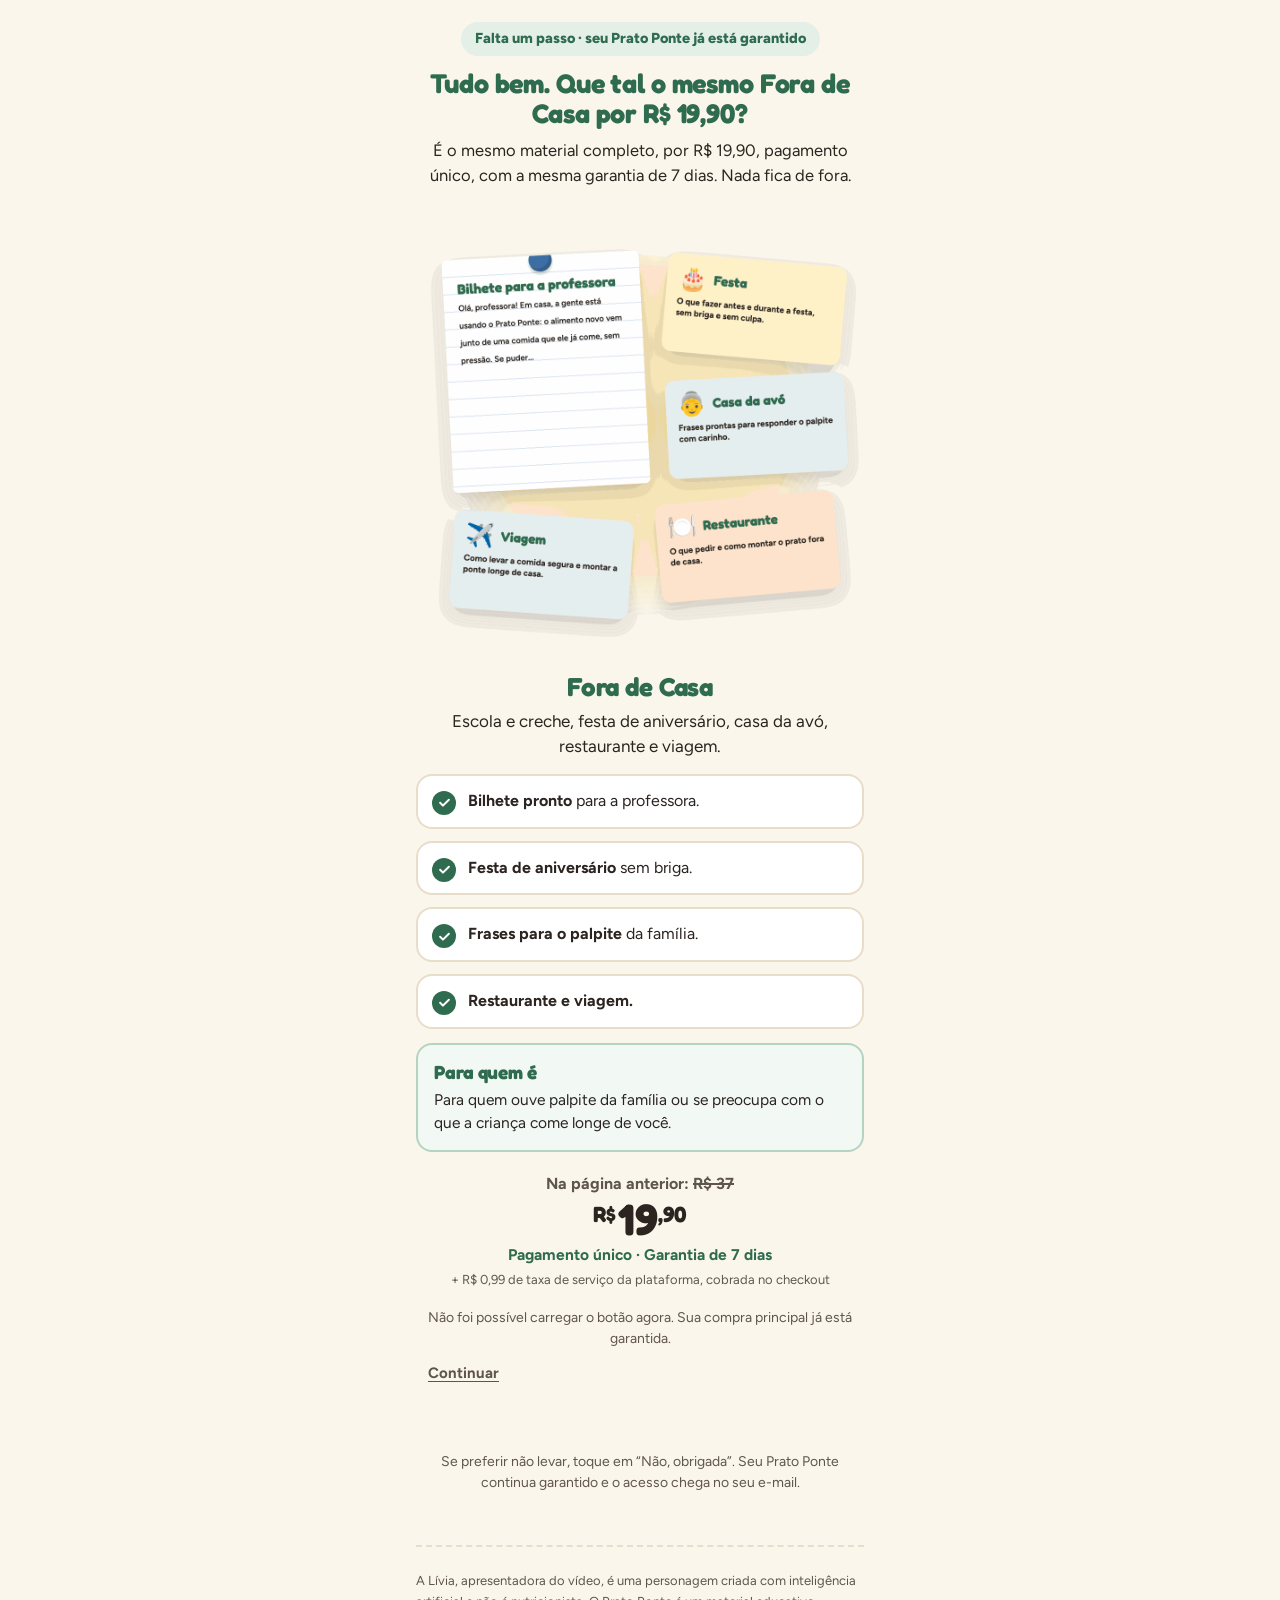
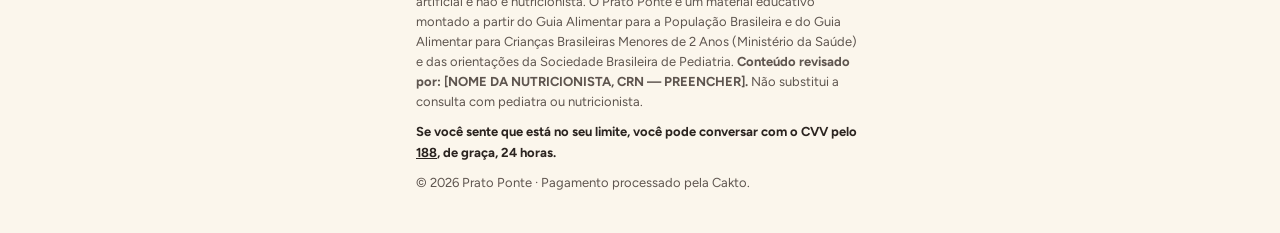
<file: downsell-3.html>
<!doctype html>
<html lang="pt-BR">
<head>
  <meta charset="utf-8">
  <meta name="viewport" content="width=device-width, initial-scale=1, viewport-fit=cover">
  <title>Fora de Casa · Prato Ponte</title>
  <meta name="robots" content="noindex, nofollow">
  <meta name="theme-color" content="#FBF6EC">
  <link rel="icon" type="image/png" href="img/icone.png">
  <link rel="apple-touch-icon" href="img/icone.png">
  <link rel="preconnect" href="https://fonts.googleapis.com">
  <link rel="preconnect" href="https://fonts.gstatic.com" crossorigin>
  <link rel="stylesheet" href="https://fonts.googleapis.com/css2?family=Fredoka:wght@600;700&family=Figtree:wght@400;600;700;800&display=swap">
  <link rel="stylesheet" href="css/estilo.css">
  <style>cakto-upsell-accept:not(:defined), cakto-upsell-reject:not(:defined) { visibility: hidden; }</style>

  <!-- UTMify: UTMs -->
  <script src="https://cdn.utmify.com.br/scripts/utms/latest.js" data-utmify-prevent-xcod-sck data-utmify-prevent-subids async defer></script>

  <script src="config.js" defer></script>
  <script src="js/rastreio.js" defer></script>
  <script src="js/pos-compra.js" defer></script>
</head>
<body data-pagina="downsell-3">
  <main class="pagina">
    <section class="upsell">
      <p class="garantido">Falta um passo <span aria-hidden="true">·</span> seu Prato Ponte já está garantido</p>
      <h1>Tudo bem. Que tal o mesmo Fora de Casa por R$&nbsp;19,90?</h1>
      <p class="lead">É o mesmo material completo, por R$ 19,90, pagamento único, com a mesma garantia de 7 dias. Nada fica de fora.</p>

      <div class="midia midia--quadrada midia--contain" data-ph="img/up3.png">
        <img src="img/up3.png" alt="Fora de Casa: bilhete para a escola, festa, casa da avó, restaurante e viagem" width="1000" height="1000" decoding="async" onerror="this.remove()">
      </div>

      <h2 class="produto-nome">Fora de Casa</h2>
      <p class="produto-desc">Escola e creche, festa de aniversário, casa da avó, restaurante e viagem.</p>

      <ul class="lista-check">
        <li><strong>Bilhete pronto</strong> para a professora.</li>
        <li><strong>Festa de aniversário</strong> sem briga.</li>
        <li><strong>Frases para o palpite</strong> da família.</li>
        <li><strong>Restaurante e viagem.</strong></li>
      </ul>

      <div class="cartao cartao--sim para-quem"><h3>Para quem é</h3><p>Para quem ouve palpite da família ou se preocupa com o que a criança come longe de você.</p></div>

      <div class="preco-up">
        <p class="de">Na página anterior: <s>R$ 37</s></p>
        <div class="valor"><small>R$</small>19<small>,90</small></div>
        <p class="condicao">Pagamento único · Garantia de 7 dias</p>
      </div>

      <!-- Botão de um clique da Cakto: montado pelo js/pos-compra.js com o offer-id "ds3" do config.js.
           Aceitar → fim · Recusar → fim
           ("fim" = fim do funil: "members_area" da Cakto ou obrigado.html, conforme o AREA_MEMBROS_URL do config.js) -->
      <div class="cakto-area" id="cakto-area"
           data-oferta="ds3" data-tipo="downsell"
           data-aceitar="fim" data-recusar="fim"
           data-texto-sim="Sim, quero o Fora de Casa por R$ 19,90"></div>

      <p class="nota-up">Se preferir não levar, toque em “Não, obrigada”. Seu Prato Ponte continua garantido e o acesso chega no seu <span class="sem-quebra">e-mail</span>.</p>
    </section>

    <footer class="rodape">
      <p>A Lívia, apresentadora do vídeo, é uma personagem criada com inteligência artificial e não é nutricionista. O Prato Ponte é um material educativo montado a partir do Guia Alimentar para a População Brasileira e do Guia Alimentar para Crianças Brasileiras Menores de 2 Anos (Ministério da Saúde) e das orientações da Sociedade Brasileira de Pediatria. <strong>Conteúdo revisado por: <span data-revisora>[NOME DA NUTRICIONISTA, CRN — PREENCHER]</span>.</strong> Não substitui a consulta com pediatra ou nutricionista.</p>
      <p class="cvv">Se você sente que está no seu limite, você pode conversar com o CVV pelo <a href="tel:188">188</a>, de graça, 24 horas.</p>
      <p data-suporte-linha>Suporte: <a data-suporte-email href="#">e-mail de suporte</a></p>
      <p>© 2026 Prato Ponte · Pagamento processado pela Cakto.</p>
    </footer>
  </main>
</body>
</html>
</file>
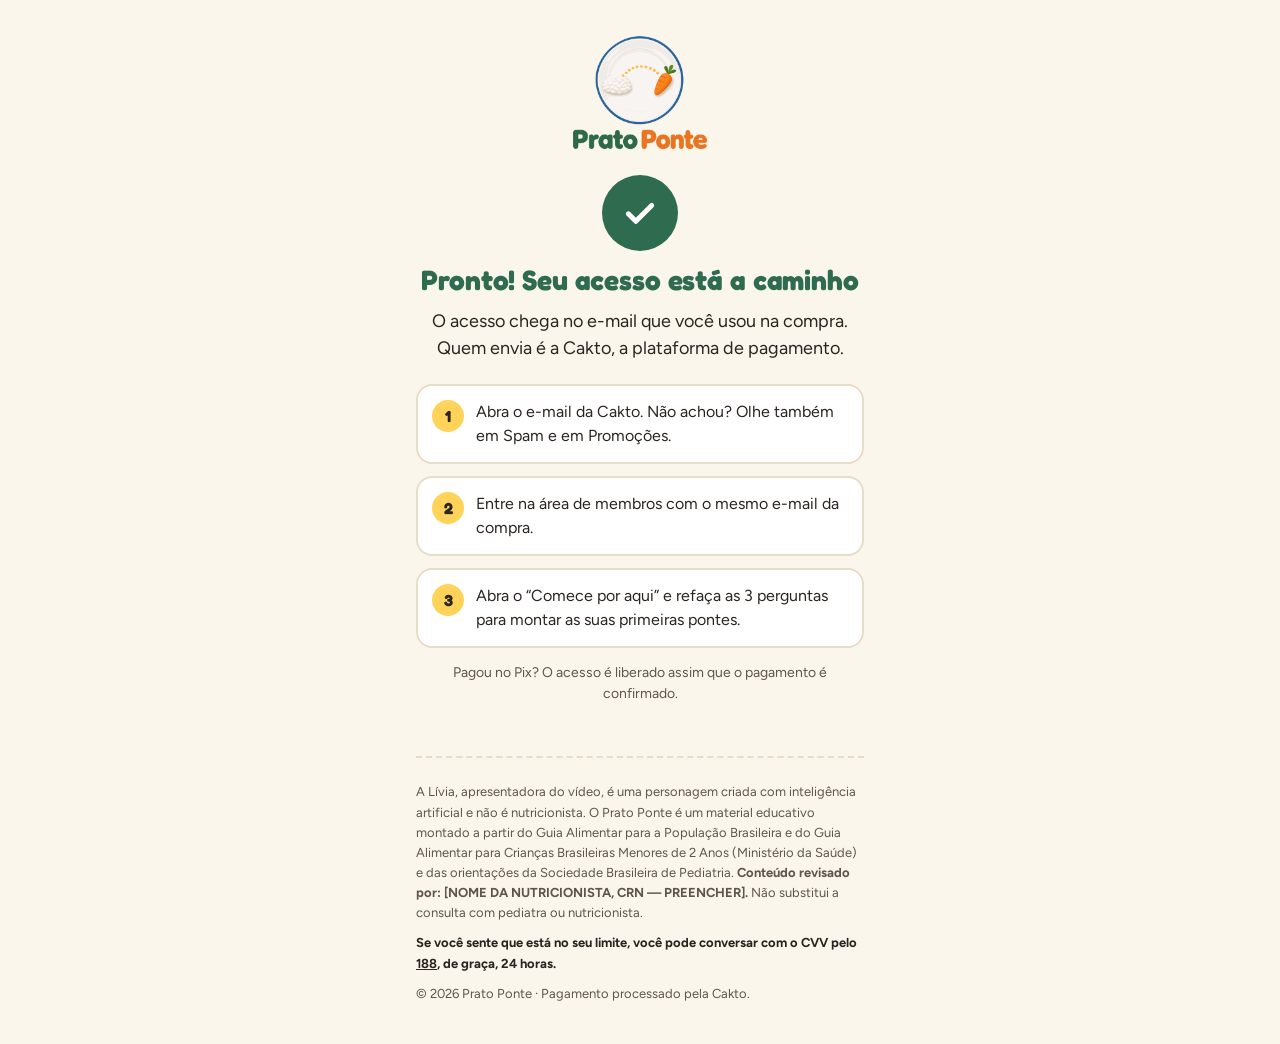
<file: obrigado.html>
<!doctype html>
<html lang="pt-BR">
<head>
  <meta charset="utf-8">
  <meta name="viewport" content="width=device-width, initial-scale=1, viewport-fit=cover">
  <title>Obrigada! · Prato Ponte</title>
  <meta name="robots" content="noindex, nofollow">
  <meta name="theme-color" content="#FBF6EC">
  <link rel="icon" type="image/png" href="img/icone.png">
  <link rel="apple-touch-icon" href="img/icone.png">
  <link rel="preconnect" href="https://fonts.googleapis.com">
  <link rel="preconnect" href="https://fonts.gstatic.com" crossorigin>
  <link rel="stylesheet" href="https://fonts.googleapis.com/css2?family=Fredoka:wght@600;700&family=Figtree:wght@400;600;700;800&display=swap">
  <link rel="stylesheet" href="css/estilo.css">
  <style>cakto-upsell-accept:not(:defined), cakto-upsell-reject:not(:defined) { visibility: hidden; }</style>

  <!-- UTMify: UTMs -->
  <script src="https://cdn.utmify.com.br/scripts/utms/latest.js" data-utmify-prevent-xcod-sck data-utmify-prevent-subids async defer></script>

  <script src="config.js" defer></script>
  <script src="js/rastreio.js" defer></script>
  <script src="js/pos-compra.js" defer></script>
</head>
<body data-pagina="obrigado">
  <main class="pagina">
    <section class="obrigado">
      <img class="obrigado-logo" src="img/logo.png" alt="Prato Ponte" width="480" height="413" decoding="async">
      <div class="icone-ok" aria-hidden="true">
        <svg viewBox="0 0 24 24" fill="none" stroke="currentColor" stroke-width="3" stroke-linecap="round" stroke-linejoin="round"><path d="M5 12.5l4.5 4.5L19 7.5"/></svg>
      </div>
      <h1>Pronto! Seu acesso está a caminho</h1>
      <p class="lead">O acesso chega no e-mail que você usou na compra. Quem envia é a Cakto, a plataforma de pagamento.</p>

      <ol class="passos-obrigado">
        <li><span class="n">1</span><span>Abra o e-mail da Cakto. Não achou? Olhe também em Spam e em Promoções.</span></li>
        <li><span class="n">2</span><span>Entre na área de membros com o mesmo e-mail da compra.</span></li>
        <li><span class="n">3</span><span id="dica-pontes">Abra o “Comece por aqui” e refaça as 3 perguntas para montar as suas primeiras pontes.</span></li>
      </ol>

      <a class="btn" data-area-membros href="#">ENTRAR NA ÁREA DE MEMBROS</a>

      <p class="nota-up">Pagou no Pix? O acesso é liberado assim que o pagamento é confirmado.</p>
      <p class="nota-up" data-suporte-linha>Não chegou em 15 minutos? Escreva para <a data-suporte-email href="#">o suporte</a> informando o e-mail usado na compra.</p>
    </section>

    <footer class="rodape">
      <p>A Lívia, apresentadora do vídeo, é uma personagem criada com inteligência artificial e não é nutricionista. O Prato Ponte é um material educativo montado a partir do Guia Alimentar para a População Brasileira e do Guia Alimentar para Crianças Brasileiras Menores de 2 Anos (Ministério da Saúde) e das orientações da Sociedade Brasileira de Pediatria. <strong>Conteúdo revisado por: <span data-revisora>[NOME DA NUTRICIONISTA, CRN — PREENCHER]</span>.</strong> Não substitui a consulta com pediatra ou nutricionista.</p>
      <p class="cvv">Se você sente que está no seu limite, você pode conversar com o CVV pelo <a href="tel:188">188</a>, de graça, 24 horas.</p>
      <p data-suporte-linha>Suporte: <a data-suporte-email href="#">e-mail de suporte</a></p>
      <p>© 2026 Prato Ponte · Pagamento processado pela Cakto.</p>
    </footer>
  </main>
</body>
</html>
</file>
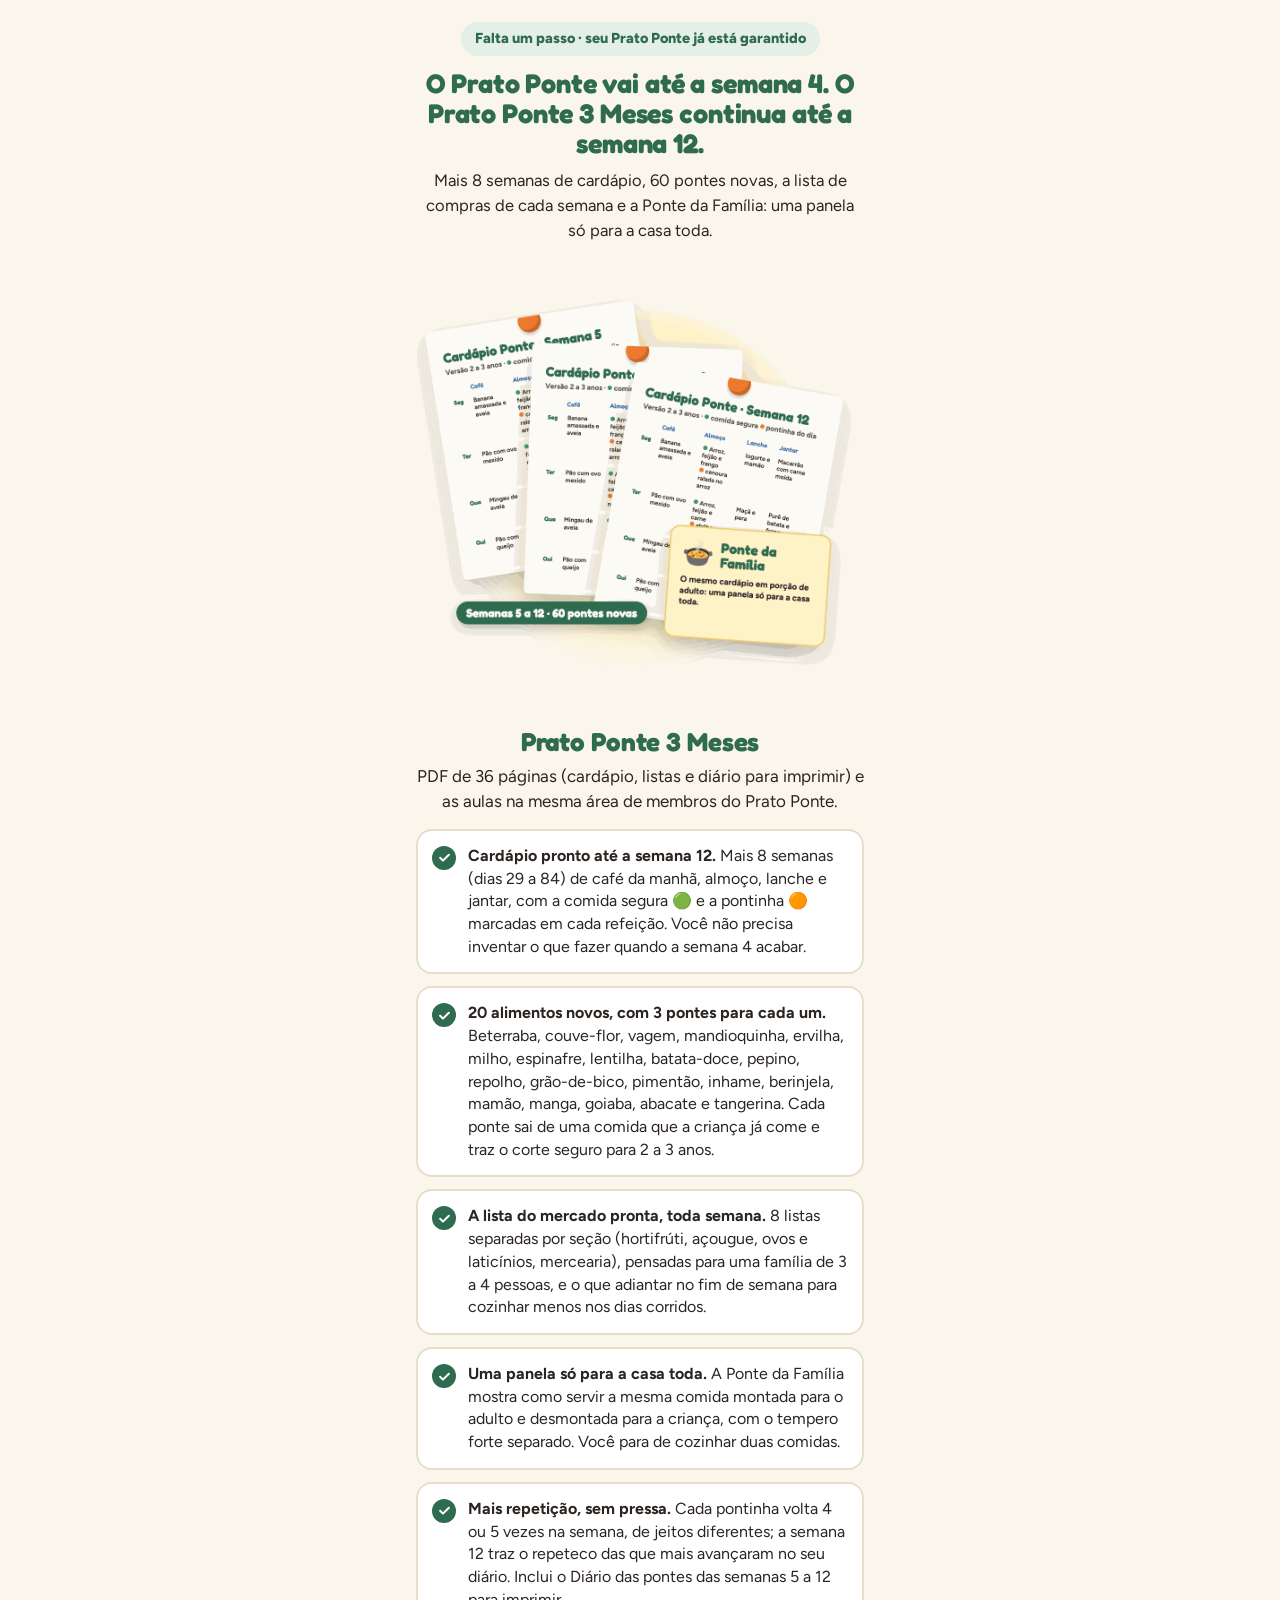
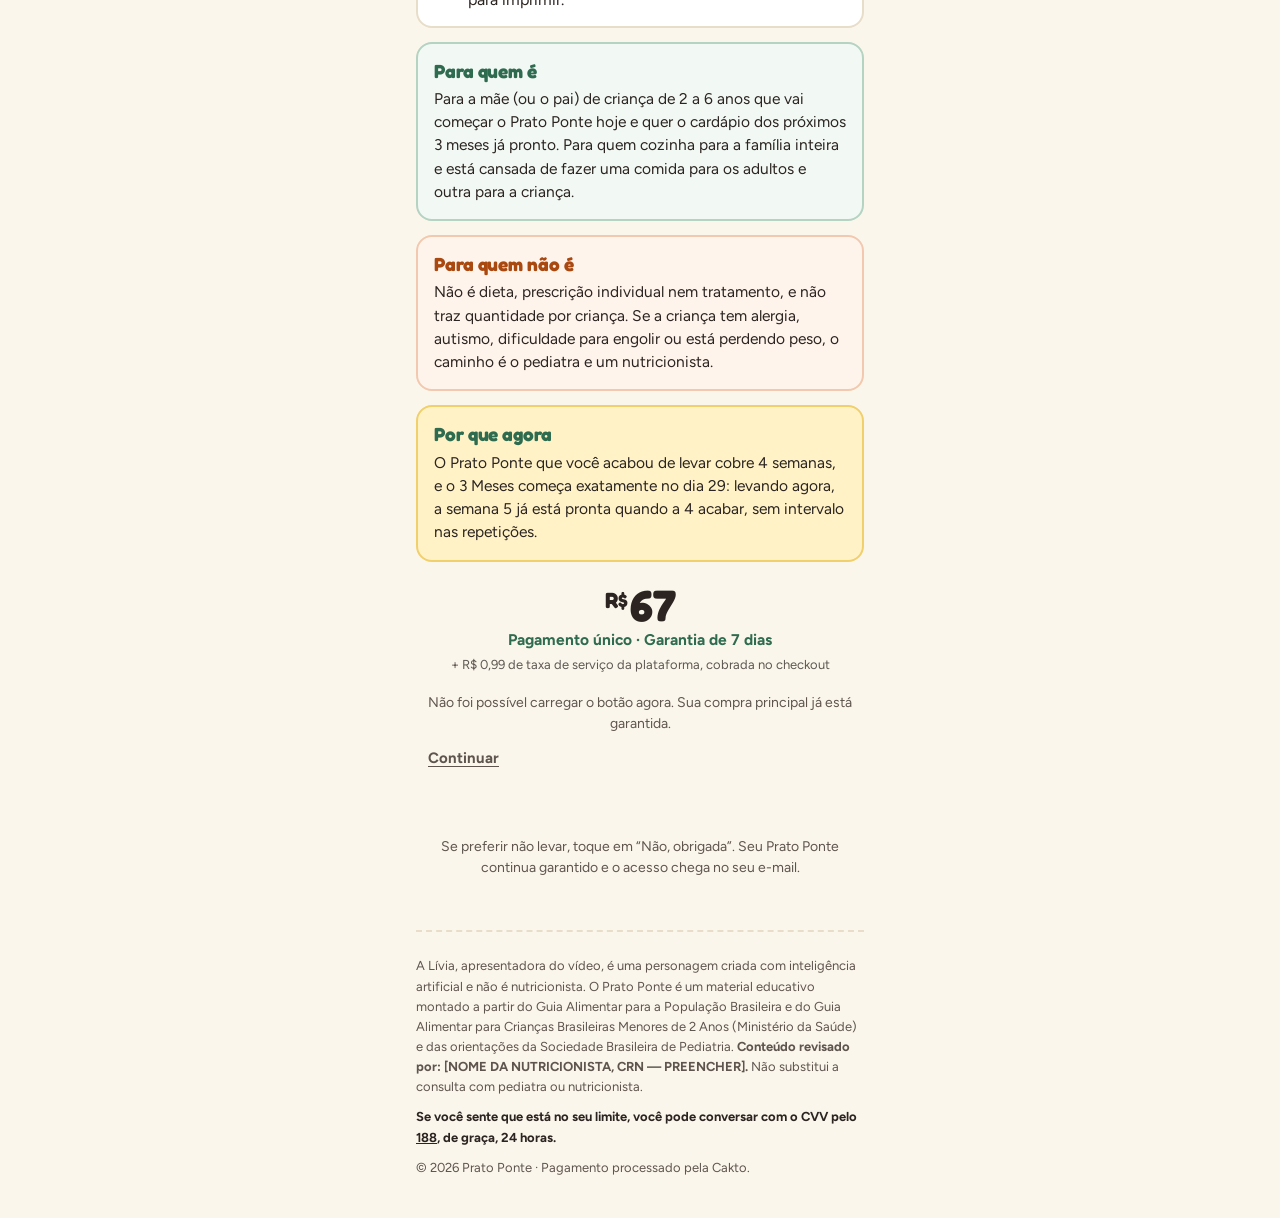
<file: upsell-1.html>
<!doctype html>
<html lang="pt-BR">
<head>
  <meta charset="utf-8">
  <meta name="viewport" content="width=device-width, initial-scale=1, viewport-fit=cover">
  <title>Prato Ponte 3 Meses · Prato Ponte</title>
  <meta name="robots" content="noindex, nofollow">
  <meta name="theme-color" content="#FBF6EC">
  <link rel="icon" type="image/png" href="img/icone.png">
  <link rel="apple-touch-icon" href="img/icone.png">
  <link rel="preconnect" href="https://fonts.googleapis.com">
  <link rel="preconnect" href="https://fonts.gstatic.com" crossorigin>
  <link rel="stylesheet" href="https://fonts.googleapis.com/css2?family=Fredoka:wght@600;700&family=Figtree:wght@400;600;700;800&display=swap">
  <link rel="stylesheet" href="css/estilo.css">
  <style>cakto-upsell-accept:not(:defined), cakto-upsell-reject:not(:defined) { visibility: hidden; }</style>

  <!-- UTMify: UTMs -->
  <script src="https://cdn.utmify.com.br/scripts/utms/latest.js" data-utmify-prevent-xcod-sck data-utmify-prevent-subids async defer></script>

  <script src="config.js" defer></script>
  <script src="js/rastreio.js" defer></script>
  <script src="js/pos-compra.js" defer></script>
</head>
<body data-pagina="upsell-1">
  <main class="pagina">
    <section class="upsell">
      <p class="garantido">Falta um passo <span aria-hidden="true">·</span> seu Prato Ponte já está garantido</p>
      <h1>O Prato Ponte vai até a semana 4. O Prato Ponte 3 Meses continua até a semana 12.</h1>
      <p class="lead">Mais 8 semanas de cardápio, 60 pontes novas, a lista de compras de cada semana e a Ponte da Família: uma panela só para a casa toda.</p>

      <div class="midia midia--quadrada midia--contain" data-ph="img/up1.png">
        <img src="img/up1.png" alt="Prato Ponte 3 Meses: cardápio das semanas 5 a 12, pontes novas e a Ponte da Família" width="1000" height="1000" decoding="async" onerror="this.remove()">
      </div>

      <h2 class="produto-nome">Prato Ponte 3 Meses</h2>
      <p class="produto-desc">PDF de 36 páginas (cardápio, listas e diário para imprimir) e as aulas na mesma área de membros do Prato Ponte.</p>

      <ul class="lista-check">
        <li><strong>Cardápio pronto até a semana 12.</strong> Mais 8 semanas (dias 29 a 84) de café da manhã, almoço, lanche e jantar, com a comida segura 🟢 e a pontinha 🟠 marcadas em cada refeição. Você não precisa inventar o que fazer quando a semana 4 acabar.</li>
        <li><strong>20 alimentos novos, com 3 pontes para cada um.</strong> Beterraba, couve-flor, vagem, mandioquinha, ervilha, milho, espinafre, lentilha, batata-doce, pepino, repolho, grão-de-bico, pimentão, inhame, berinjela, mamão, manga, goiaba, abacate e tangerina. Cada ponte sai de uma comida que a criança já come e traz o corte seguro para 2 a 3 anos.</li>
        <li><strong>A lista do mercado pronta, toda semana.</strong> 8 listas separadas por seção (hortifrúti, açougue, ovos e laticínios, mercearia), pensadas para uma família de 3 a 4 pessoas, e o que adiantar no fim de semana para cozinhar menos nos dias corridos.</li>
        <li><strong>Uma panela só para a casa toda.</strong> A Ponte da Família mostra como servir a mesma comida montada para o adulto e desmontada para a criança, com o tempero forte separado. Você para de cozinhar duas comidas.</li>
        <li><strong>Mais repetição, sem pressa.</strong> Cada pontinha volta 4 ou 5 vezes na semana, de jeitos diferentes; a semana 12 traz o repeteco das que mais avançaram no seu diário. Inclui o Diário das pontes das semanas 5 a 12 para imprimir.</li>
      </ul>

      <div class="cartao cartao--sim para-quem"><h3>Para quem é</h3><p>Para a mãe (ou o pai) de criança de 2 a 6 anos que vai começar o Prato Ponte hoje e quer o cardápio dos próximos 3 meses já pronto. Para quem cozinha para a família inteira e está cansada de fazer uma comida para os adultos e outra para a criança.</p></div>
      <div class="cartao cartao--nao para-quem"><h3>Para quem não é</h3><p>Não é dieta, prescrição individual nem tratamento, e não traz quantidade por criança. Se a criança tem alergia, autismo, dificuldade para engolir ou está perdendo peso, o caminho é o pediatra e um nutricionista.</p></div>
      <div class="por-que-agora"><h3>Por que agora</h3><p>O Prato Ponte que você acabou de levar cobre 4 semanas, e o 3 Meses começa exatamente no dia 29: levando agora, a semana 5 já está pronta quando a 4 acabar, sem intervalo nas repetições.</p></div>

      <div class="preco-up">
        <div class="valor"><small>R$</small>67</div>
        <p class="condicao">Pagamento único · Garantia de 7 dias</p>
      </div>

      <!-- Botão de um clique da Cakto: montado pelo js/pos-compra.js com o offer-id "up1" do config.js.
           Aceitar → upsell-2.html · Recusar → downsell-1.html
           ("fim" = fim do funil: "members_area" da Cakto ou obrigado.html, conforme o AREA_MEMBROS_URL do config.js) -->
      <div class="cakto-area" id="cakto-area"
           data-oferta="up1" data-tipo="upsell"
           data-aceitar="upsell-2.html" data-recusar="downsell-1.html"
           data-texto-sim="Sim, quero o Prato Ponte 3 Meses por R$ 67"></div>

      <p class="nota-up">Se preferir não levar, toque em “Não, obrigada”. Seu Prato Ponte continua garantido e o acesso chega no seu <span class="sem-quebra">e-mail</span>.</p>
    </section>

    <footer class="rodape">
      <p>A Lívia, apresentadora do vídeo, é uma personagem criada com inteligência artificial e não é nutricionista. O Prato Ponte é um material educativo montado a partir do Guia Alimentar para a População Brasileira e do Guia Alimentar para Crianças Brasileiras Menores de 2 Anos (Ministério da Saúde) e das orientações da Sociedade Brasileira de Pediatria. <strong>Conteúdo revisado por: <span data-revisora>[NOME DA NUTRICIONISTA, CRN — PREENCHER]</span>.</strong> Não substitui a consulta com pediatra ou nutricionista.</p>
      <p class="cvv">Se você sente que está no seu limite, você pode conversar com o CVV pelo <a href="tel:188">188</a>, de graça, 24 horas.</p>
      <p data-suporte-linha>Suporte: <a data-suporte-email href="#">e-mail de suporte</a></p>
      <p>© 2026 Prato Ponte · Pagamento processado pela Cakto.</p>
    </footer>
  </main>
</body>
</html>
</file>
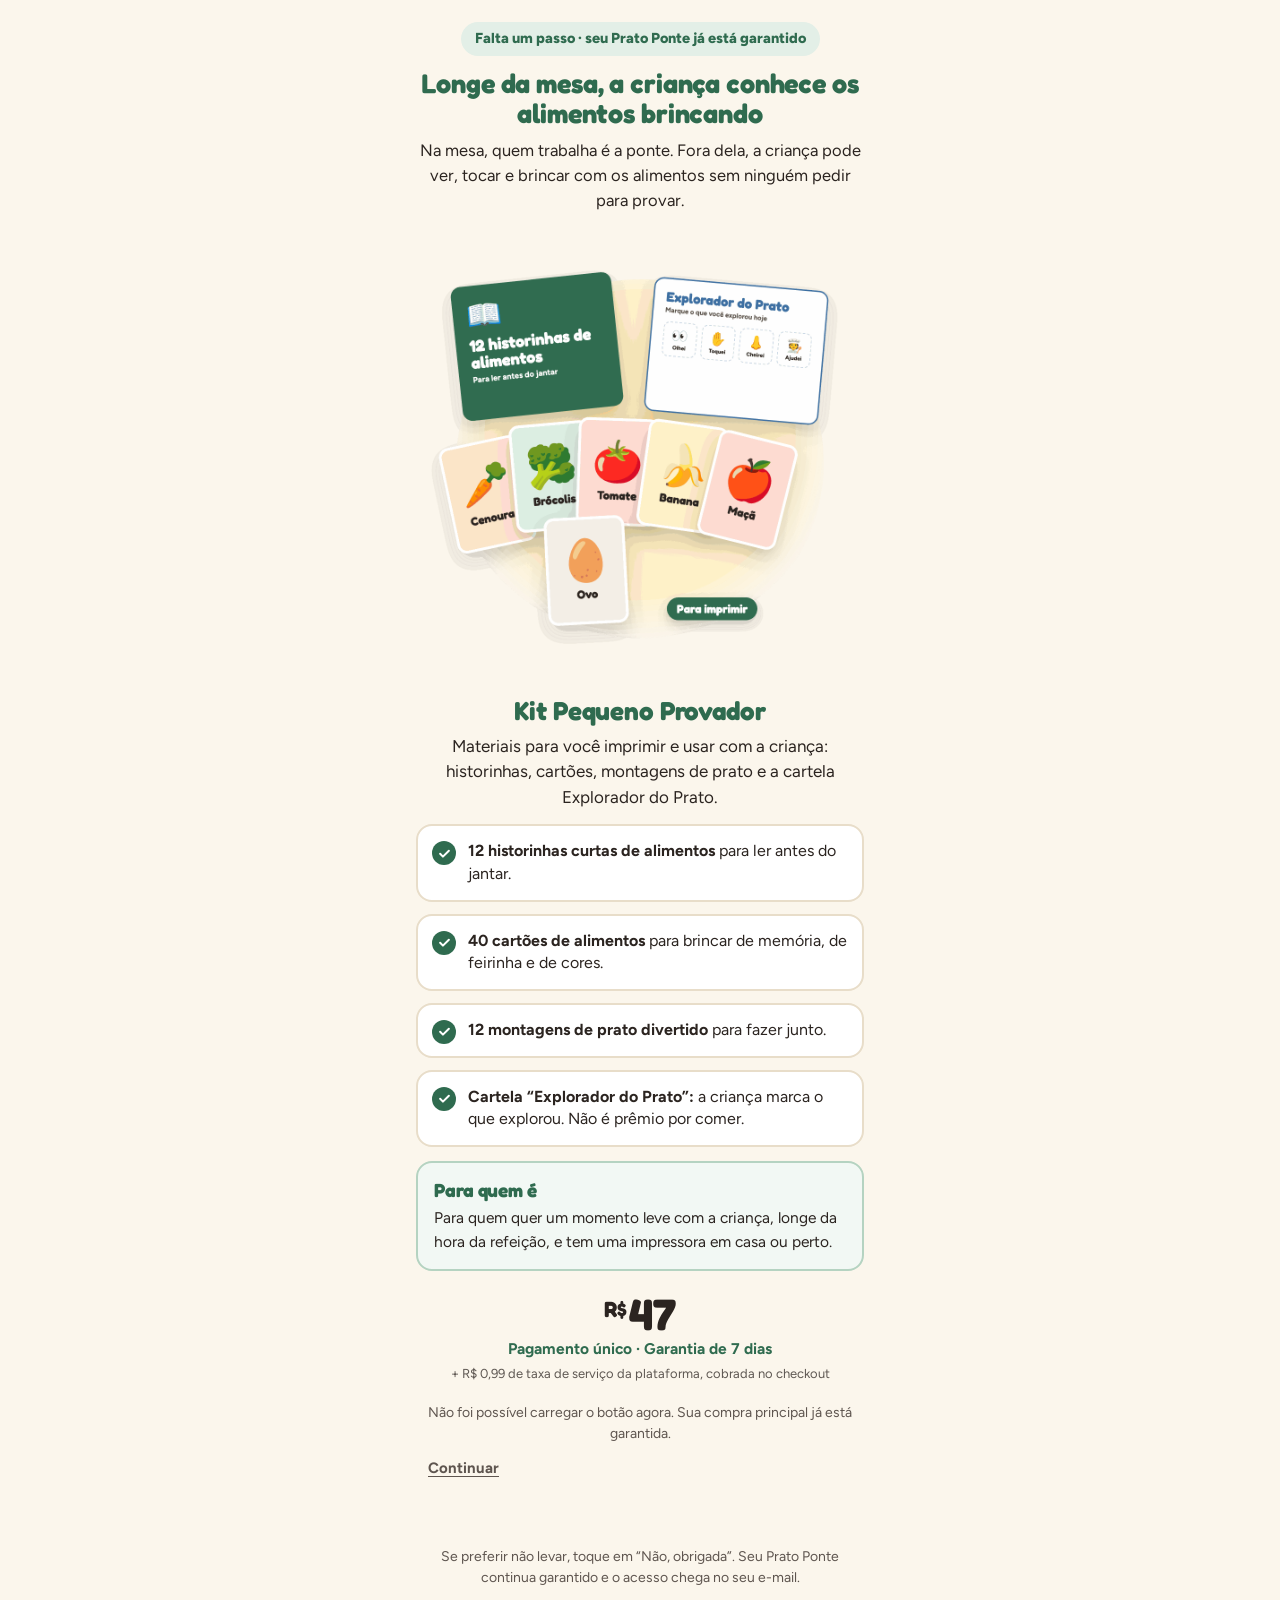
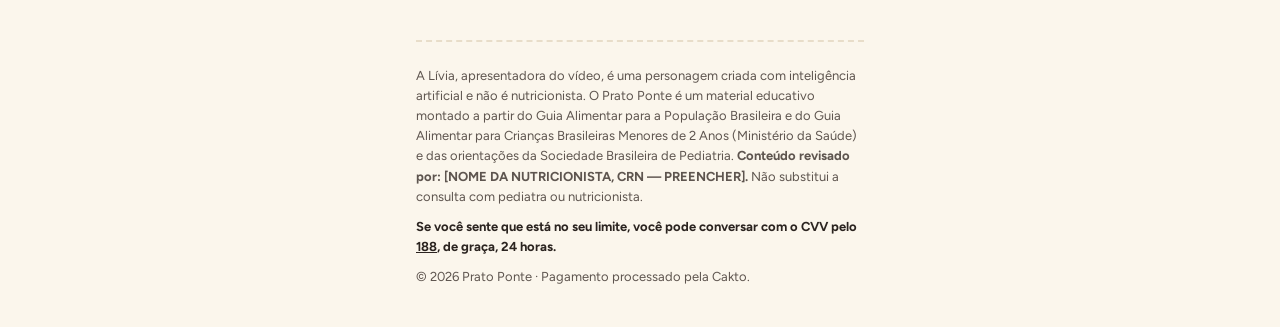
<file: upsell-2.html>
<!doctype html>
<html lang="pt-BR">
<head>
  <meta charset="utf-8">
  <meta name="viewport" content="width=device-width, initial-scale=1, viewport-fit=cover">
  <title>Kit Pequeno Provador · Prato Ponte</title>
  <meta name="robots" content="noindex, nofollow">
  <meta name="theme-color" content="#FBF6EC">
  <link rel="icon" type="image/png" href="img/icone.png">
  <link rel="apple-touch-icon" href="img/icone.png">
  <link rel="preconnect" href="https://fonts.googleapis.com">
  <link rel="preconnect" href="https://fonts.gstatic.com" crossorigin>
  <link rel="stylesheet" href="https://fonts.googleapis.com/css2?family=Fredoka:wght@600;700&family=Figtree:wght@400;600;700;800&display=swap">
  <link rel="stylesheet" href="css/estilo.css">
  <style>cakto-upsell-accept:not(:defined), cakto-upsell-reject:not(:defined) { visibility: hidden; }</style>

  <!-- UTMify: UTMs -->
  <script src="https://cdn.utmify.com.br/scripts/utms/latest.js" data-utmify-prevent-xcod-sck data-utmify-prevent-subids async defer></script>

  <script src="config.js" defer></script>
  <script src="js/rastreio.js" defer></script>
  <script src="js/pos-compra.js" defer></script>
</head>
<body data-pagina="upsell-2">
  <main class="pagina">
    <section class="upsell">
      <p class="garantido">Falta um passo <span aria-hidden="true">·</span> seu Prato Ponte já está garantido</p>
      <h1>Longe da mesa, a criança conhece os alimentos brincando</h1>
      <p class="lead">Na mesa, quem trabalha é a ponte. Fora dela, a criança pode ver, tocar e brincar com os alimentos sem ninguém pedir para provar.</p>

      <div class="midia midia--quadrada midia--contain" data-ph="img/up2.png">
        <img src="img/up2.png" alt="Kit Pequeno Provador: historinhas, cartões de alimentos, montagens de prato e a cartela Explorador do Prato" width="1000" height="1000" decoding="async" onerror="this.remove()">
      </div>

      <h2 class="produto-nome">Kit Pequeno Provador</h2>
      <p class="produto-desc">Materiais para você imprimir e usar com a criança: historinhas, cartões, montagens de prato e a cartela Explorador do Prato.</p>

      <ul class="lista-check">
        <li><strong>12 historinhas curtas de alimentos</strong> para ler antes do jantar.</li>
        <li><strong>40 cartões de alimentos</strong> para brincar de memória, de feirinha e de cores.</li>
        <li><strong>12 montagens de prato divertido</strong> para fazer junto.</li>
        <li><strong>Cartela “Explorador do Prato”:</strong> a criança marca o que explorou. Não é prêmio por comer.</li>
      </ul>

      <div class="cartao cartao--sim para-quem"><h3>Para quem é</h3><p>Para quem quer um momento leve com a criança, longe da hora da refeição, e tem uma impressora em casa ou perto.</p></div>

      <div class="preco-up">
        <div class="valor"><small>R$</small>47</div>
        <p class="condicao">Pagamento único · Garantia de 7 dias</p>
      </div>

      <!-- Botão de um clique da Cakto: montado pelo js/pos-compra.js com o offer-id "up2" do config.js.
           Aceitar → upsell-3.html · Recusar → downsell-2.html
           ("fim" = fim do funil: "members_area" da Cakto ou obrigado.html, conforme o AREA_MEMBROS_URL do config.js) -->
      <div class="cakto-area" id="cakto-area"
           data-oferta="up2" data-tipo="upsell"
           data-aceitar="upsell-3.html" data-recusar="downsell-2.html"
           data-texto-sim="Sim, quero o Kit Pequeno Provador por R$ 47"></div>

      <p class="nota-up">Se preferir não levar, toque em “Não, obrigada”. Seu Prato Ponte continua garantido e o acesso chega no seu <span class="sem-quebra">e-mail</span>.</p>
    </section>

    <footer class="rodape">
      <p>A Lívia, apresentadora do vídeo, é uma personagem criada com inteligência artificial e não é nutricionista. O Prato Ponte é um material educativo montado a partir do Guia Alimentar para a População Brasileira e do Guia Alimentar para Crianças Brasileiras Menores de 2 Anos (Ministério da Saúde) e das orientações da Sociedade Brasileira de Pediatria. <strong>Conteúdo revisado por: <span data-revisora>[NOME DA NUTRICIONISTA, CRN — PREENCHER]</span>.</strong> Não substitui a consulta com pediatra ou nutricionista.</p>
      <p class="cvv">Se você sente que está no seu limite, você pode conversar com o CVV pelo <a href="tel:188">188</a>, de graça, 24 horas.</p>
      <p data-suporte-linha>Suporte: <a data-suporte-email href="#">e-mail de suporte</a></p>
      <p>© 2026 Prato Ponte · Pagamento processado pela Cakto.</p>
    </footer>
  </main>
</body>
</html>
</file>
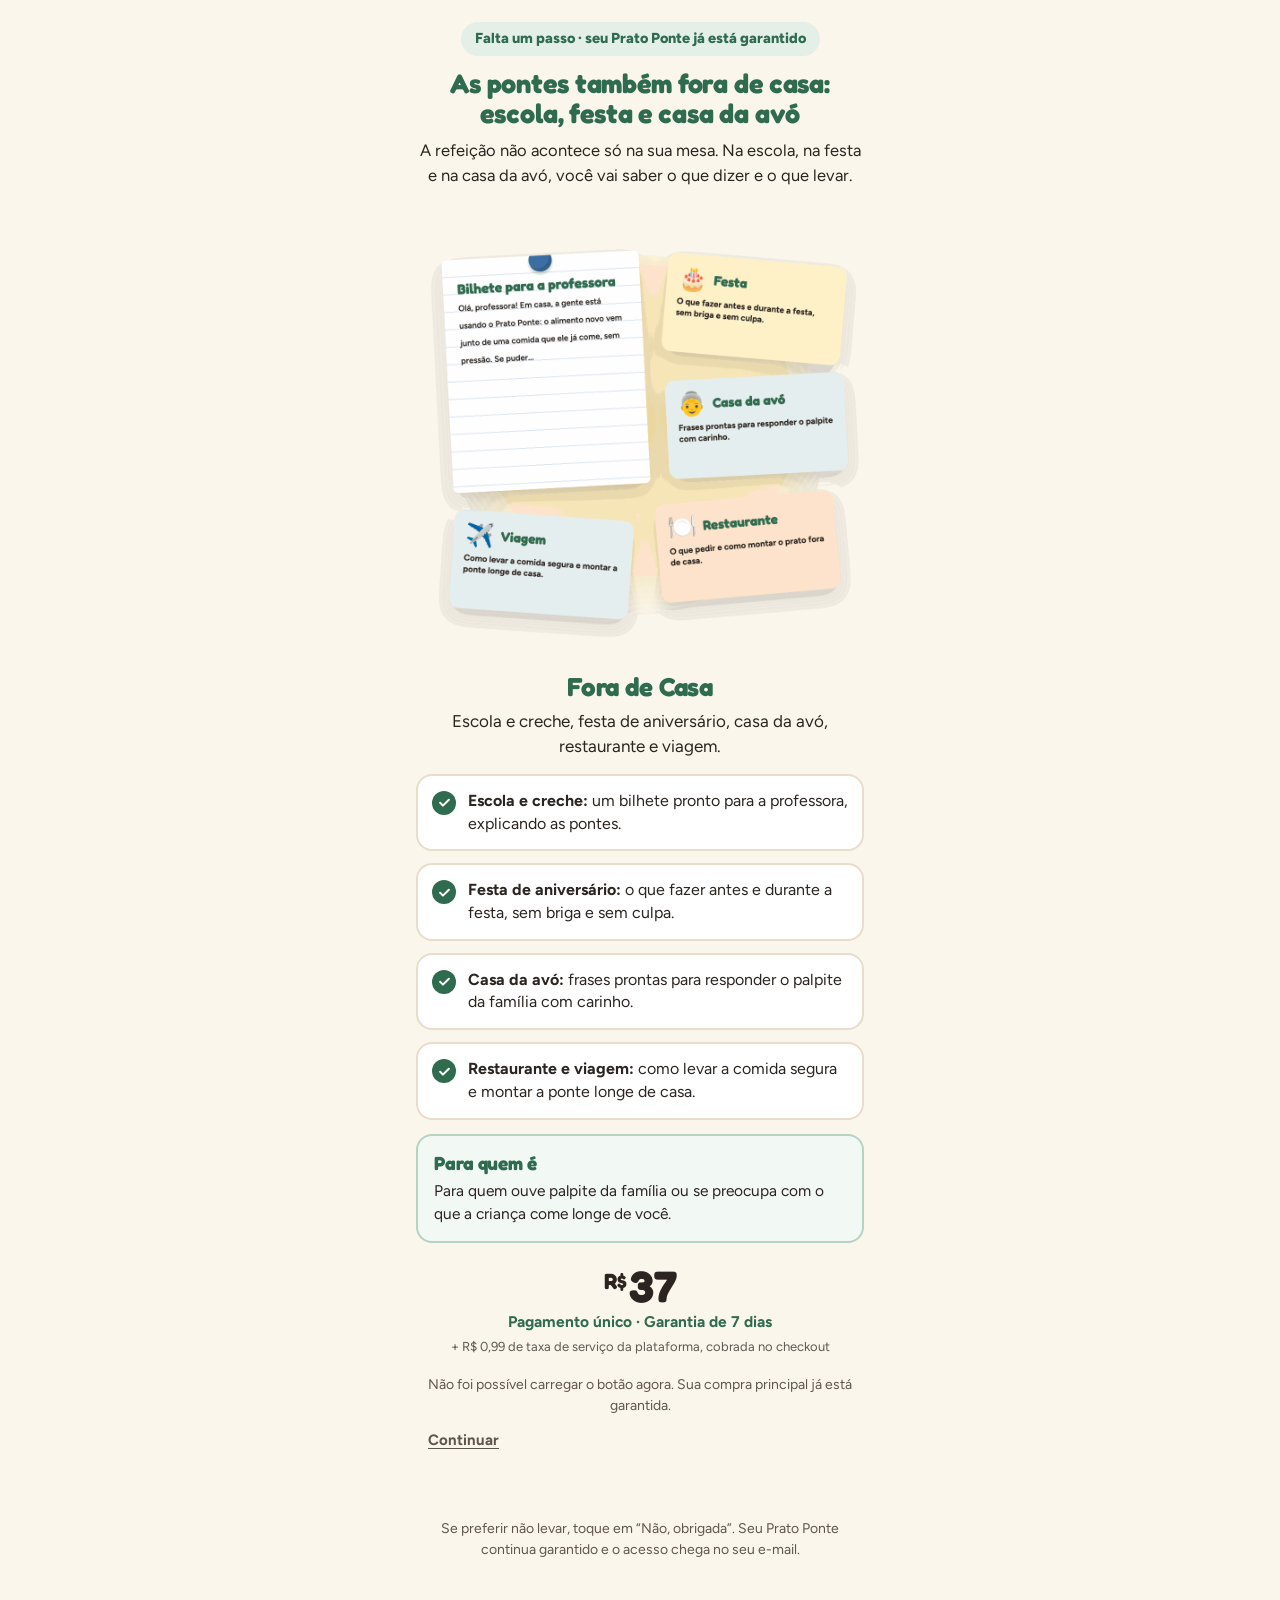
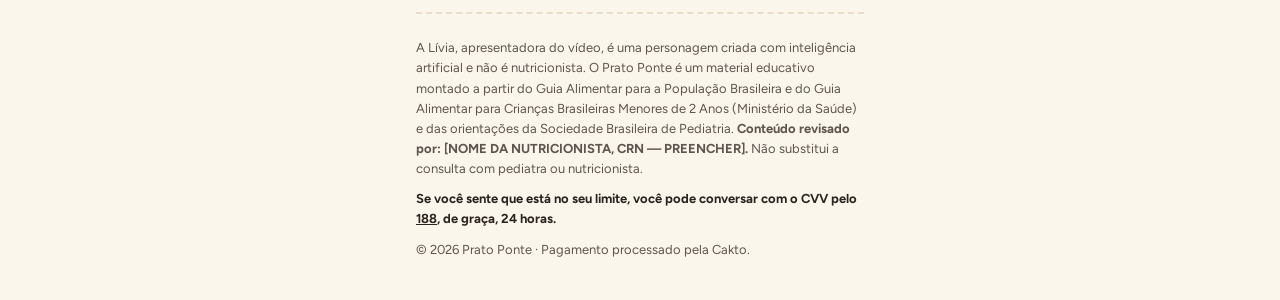
<file: upsell-3.html>
<!doctype html>
<html lang="pt-BR">
<head>
  <meta charset="utf-8">
  <meta name="viewport" content="width=device-width, initial-scale=1, viewport-fit=cover">
  <title>Fora de Casa · Prato Ponte</title>
  <meta name="robots" content="noindex, nofollow">
  <meta name="theme-color" content="#FBF6EC">
  <link rel="icon" type="image/png" href="img/icone.png">
  <link rel="apple-touch-icon" href="img/icone.png">
  <link rel="preconnect" href="https://fonts.googleapis.com">
  <link rel="preconnect" href="https://fonts.gstatic.com" crossorigin>
  <link rel="stylesheet" href="https://fonts.googleapis.com/css2?family=Fredoka:wght@600;700&family=Figtree:wght@400;600;700;800&display=swap">
  <link rel="stylesheet" href="css/estilo.css">
  <style>cakto-upsell-accept:not(:defined), cakto-upsell-reject:not(:defined) { visibility: hidden; }</style>

  <!-- UTMify: UTMs -->
  <script src="https://cdn.utmify.com.br/scripts/utms/latest.js" data-utmify-prevent-xcod-sck data-utmify-prevent-subids async defer></script>

  <script src="config.js" defer></script>
  <script src="js/rastreio.js" defer></script>
  <script src="js/pos-compra.js" defer></script>
</head>
<body data-pagina="upsell-3">
  <main class="pagina">
    <section class="upsell">
      <p class="garantido">Falta um passo <span aria-hidden="true">·</span> seu Prato Ponte já está garantido</p>
      <h1>As pontes também fora de casa: escola, festa e casa da avó</h1>
      <p class="lead">A refeição não acontece só na sua mesa. Na escola, na festa e na casa da avó, você vai saber o que dizer e o que levar.</p>

      <div class="midia midia--quadrada midia--contain" data-ph="img/up3.png">
        <img src="img/up3.png" alt="Fora de Casa: bilhete para a escola, festa, casa da avó, restaurante e viagem" width="1000" height="1000" decoding="async" onerror="this.remove()">
      </div>

      <h2 class="produto-nome">Fora de Casa</h2>
      <p class="produto-desc">Escola e creche, festa de aniversário, casa da avó, restaurante e viagem.</p>

      <ul class="lista-check">
        <li><strong>Escola e creche:</strong> um bilhete pronto para a professora, explicando as pontes.</li>
        <li><strong>Festa de aniversário:</strong> o que fazer antes e durante a festa, sem briga e sem culpa.</li>
        <li><strong>Casa da avó:</strong> frases prontas para responder o palpite da família com carinho.</li>
        <li><strong>Restaurante e viagem:</strong> como levar a comida segura e montar a ponte longe de casa.</li>
      </ul>

      <div class="cartao cartao--sim para-quem"><h3>Para quem é</h3><p>Para quem ouve palpite da família ou se preocupa com o que a criança come longe de você.</p></div>

      <div class="preco-up">
        <div class="valor"><small>R$</small>37</div>
        <p class="condicao">Pagamento único · Garantia de 7 dias</p>
      </div>

      <!-- Botão de um clique da Cakto: montado pelo js/pos-compra.js com o offer-id "up3" do config.js.
           Aceitar → fim · Recusar → downsell-3.html
           ("fim" = fim do funil: "members_area" da Cakto ou obrigado.html, conforme o AREA_MEMBROS_URL do config.js) -->
      <div class="cakto-area" id="cakto-area"
           data-oferta="up3" data-tipo="upsell"
           data-aceitar="fim" data-recusar="downsell-3.html"
           data-texto-sim="Sim, quero o Fora de Casa por R$ 37"></div>

      <p class="nota-up">Se preferir não levar, toque em “Não, obrigada”. Seu Prato Ponte continua garantido e o acesso chega no seu <span class="sem-quebra">e-mail</span>.</p>
    </section>

    <footer class="rodape">
      <p>A Lívia, apresentadora do vídeo, é uma personagem criada com inteligência artificial e não é nutricionista. O Prato Ponte é um material educativo montado a partir do Guia Alimentar para a População Brasileira e do Guia Alimentar para Crianças Brasileiras Menores de 2 Anos (Ministério da Saúde) e das orientações da Sociedade Brasileira de Pediatria. <strong>Conteúdo revisado por: <span data-revisora>[NOME DA NUTRICIONISTA, CRN — PREENCHER]</span>.</strong> Não substitui a consulta com pediatra ou nutricionista.</p>
      <p class="cvv">Se você sente que está no seu limite, você pode conversar com o CVV pelo <a href="tel:188">188</a>, de graça, 24 horas.</p>
      <p data-suporte-linha>Suporte: <a data-suporte-email href="#">e-mail de suporte</a></p>
      <p>© 2026 Prato Ponte · Pagamento processado pela Cakto.</p>
    </footer>
  </main>
</body>
</html>
</file>
<file: css/estilo.css>
/* Prato Ponte · estilos do funil (mobile first, 390 px)
   Cores do briefing (seção 5). Para o fundo dos botões usamos um laranja mais
   escuro que o laranja-cenoura, porque texto branco sobre #EE7A2F fica em 2,8:1. */
:root {
  --papel: #FBF6EC;           /* papel-arroz: fundo */
  --folha: #2F6B4F;           /* verde-folha: títulos e selos (5,8:1 sobre o papel) */
  --folha-claro: #E3EFE7;
  --cenoura: #EE7A2F;         /* laranja-cenoura: destaques e detalhes */
  --cenoura-botao: #BF5418;   /* fundo dos botões: texto branco a 4,7:1 */
  --cenoura-sombra: #8C3C0F;
  --cenoura-texto: #A9480F;   /* laranja para texto pequeno */
  --cenoura-claro: #FFF0E4;
  --milho: #FFD35A;           /* amarelo-milho: marca-texto e cartões de ponte */
  --milho-claro: #FFF2C7;
  --louca: #3D6FA3;           /* azul-louça: a linha da ponte, fontes e links (4,9:1) */
  --louca-claro: #E8EFF7;
  --feijao: #2B2420;          /* marrom-feijão: texto */
  --texto-suave: #5E554F;     /* 6,8:1 sobre o papel */
  --branco: #FFFFFF;
  --borda: #E8DDC9;
  --raio: 18px;
  --sombra: 0 1px 0 rgba(43, 36, 32, .05), 0 8px 24px rgba(43, 36, 32, .07);
  --titulo: 'Fredoka', ui-rounded, system-ui, -apple-system, 'Segoe UI', Roboto, sans-serif;
  --texto: 'Figtree', system-ui, -apple-system, 'Segoe UI', Roboto, sans-serif;
}

*, *::before, *::after { box-sizing: border-box; }
html { -webkit-text-size-adjust: 100%; }
body {
  margin: 0;
  background: var(--papel);
  color: var(--feijao);
  font-family: var(--texto);
  font-size: 17px;
  line-height: 1.5;
  -webkit-font-smoothing: antialiased;
}
img, video { display: block; max-width: 100%; }
[hidden] { display: none !important; }
a { color: var(--folha); }
button { font: inherit; }
:focus-visible { outline: 3px solid var(--feijao); outline-offset: 3px; border-radius: 6px; }

h1, h2, h3 {
  font-family: var(--titulo);
  color: var(--folha);
  line-height: 1.12;
  margin: 0;
  letter-spacing: -.005em;
}
h1 { font-weight: 700; font-size: 28px; }
h2 { font-weight: 700; font-size: 25px; }
h3 { font-weight: 700; font-size: 20px; }
p { margin: 0; }

.pagina { max-width: 480px; margin: 0 auto; padding: 0 16px; }

.marca-texto {
  background: linear-gradient(180deg, transparent 52%, var(--milho) 52%);
  color: var(--feijao);
  padding: 0 2px;
  -webkit-box-decoration-break: clone;
  box-decoration-break: clone;
}
.sem-quebra { white-space: nowrap; }
.so-leitor {
  position: absolute; width: 1px; height: 1px; overflow: hidden;
  clip: rect(0 0 0 0); white-space: nowrap;
}

/* ---------- Selo ---------- */
.selo {
  display: inline-flex; align-items: center; gap: 6px;
  background: var(--folha-claro);
  color: var(--folha);
  font-weight: 700; font-size: 14px;
  padding: 5px 12px;
  border-radius: 999px;
  border: 1.5px solid rgba(47, 107, 79, .18);
}

/* ---------- Botões ---------- */
.btn {
  display: flex; align-items: center; justify-content: center;
  width: 100%;
  min-height: 56px;
  padding: 12px 18px;
  border: 0;
  border-radius: 16px;
  background: var(--cenoura-botao);
  color: var(--branco);
  font-family: var(--titulo);
  font-weight: 700;
  font-size: 19px;
  line-height: 1.15;
  letter-spacing: .02em;
  text-align: center;
  text-decoration: none;
  cursor: pointer;
  box-shadow: 0 4px 0 var(--cenoura-sombra);
  transition: transform .08s ease, box-shadow .08s ease, filter .15s ease;
  -webkit-tap-highlight-color: transparent;
}
.btn:hover { filter: brightness(.96); }
.btn:active { transform: translateY(3px); box-shadow: 0 1px 0 var(--cenoura-sombra); }
.btn[disabled] {
  background: #D6CCBC; color: #4A413B; box-shadow: none; cursor: not-allowed; filter: none;
}
.btn--pulso { animation: pulso 2.4s ease-in-out infinite; }
@keyframes pulso {
  0%, 100% { transform: scale(1); }
  50% { transform: scale(1.025); }
}

.link-discreto {
  display: inline-flex; align-items: center; justify-content: center;
  min-height: 48px; padding: 8px 12px;
  background: none; border: 0;
  color: var(--texto-suave);
  font-size: 15px; font-weight: 700;
  text-decoration: underline; text-underline-offset: 3px;
  cursor: pointer;
}

/* ---------- Mídia com placeholder (some quando a imagem carrega) ---------- */
.midia {
  position: relative;
  overflow: hidden;
  border-radius: 22px;
  background: linear-gradient(155deg, #E3EFE7 0%, #F6EEDF 55%, #FFEFC4 100%);
}
.midia::after {
  content: attr(data-ph);
  position: absolute; left: 0; right: 0; bottom: 12px;
  text-align: center;
  font-size: 12px; font-weight: 700;
  color: rgba(43, 36, 32, .45);
}
.midia > img, .midia > video {
  position: absolute; inset: 0;
  width: 100%; height: 100%;
  object-fit: cover;
  z-index: 1;
}
.midia--contain > img { object-fit: contain; }
.midia--quadrada { aspect-ratio: 1 / 1; background-color: transparent; }
/* Imagem carregada: some o fundo e o nome do arquivo do placeholder (os mockups têm fundo transparente) */
.midia--contain:has(> img) { background: none; }
.midia:has(> img)::after { content: none; }

/* ---------- Etapa 1: capa (precisa caber inteira em 390×844) ---------- */
.capa {
  display: flex;
  flex-direction: column;
  justify-content: center;
  min-height: 100vh;
  min-height: 100svh;
  padding: 14px 0 14px;
}
.capa .selo { align-self: flex-start; }
.capa h1 { margin-top: 10px; font-size: 27px; }
.capa .subtitulo { margin-top: 8px; font-size: 16px; line-height: 1.42; }
.capa .subtitulo strong { color: var(--folha); }
/* Prato visto de cima sobre uma toalha xadrez: o prato sempre inteiro (contain), a toalha preenche o resto */
.capa-midia {
  flex: 1 1 0;
  min-height: 150px;
  max-height: 440px;
  margin: 14px 0;
  container-type: size;
  display: flex; align-items: center; justify-content: center;
  background-color: #F4ECDD;
  background-image:
    linear-gradient(90deg, rgba(61, 111, 163, .09) 50%, transparent 50%),
    linear-gradient(rgba(61, 111, 163, .09) 50%, transparent 50%);
  background-size: 30px 30px;
}
.capa-midia::after { content: none; }
.prato-wrap {
  position: relative;
  width: 92%;
  width: min(92cqw, 96cqh);
  aspect-ratio: 1 / 1;
}
.prato-wrap > img { position: absolute; inset: 0; width: 100%; height: 100%; }
.etiqueta {
  position: absolute; z-index: 2;
  display: inline-flex; align-items: center; gap: 5px;
  padding: 4px 10px 4px 8px;
  border-radius: 999px;
  background: var(--branco);
  box-shadow: 0 3px 10px rgba(43, 36, 32, .16);
  font-family: var(--titulo); font-weight: 600;
  font-size: 13px; line-height: 1.2;
  color: var(--feijao);
  white-space: nowrap;
}
.etiqueta--segura { left: 2%; bottom: 13%; }
.etiqueta--pontinha { right: 2%; top: 13%; }
.etiqueta .bola { width: 11px; height: 11px; border-radius: 50%; flex: 0 0 auto; }
.etiqueta--segura .bola { background: #3F9B5B; }
.etiqueta--pontinha .bola { background: var(--cenoura); }
@container (max-height: 230px) { .etiqueta { font-size: 11px; padding: 2px 8px 2px 6px; } }
.capa .nota {
  margin-top: 10px;
  font-size: 13.5px; line-height: 1.4;
  color: var(--texto-suave);
  text-align: center;
}
.capa .miuda {
  margin-top: 4px;
  font-size: 12.5px; line-height: 1.35;
  color: var(--texto-suave);
  text-align: center;
}

/* ---------- Quiz ---------- */
.quiz { min-height: 100vh; min-height: 100svh; display: flex; flex-direction: column; }
.quiz-topo {
  position: sticky; top: 0; z-index: 5;
  display: flex; align-items: center; gap: 12px;
  padding: 10px 0;
  background: var(--papel);
}
.voltar {
  flex: 0 0 auto;
  display: inline-flex; align-items: center; justify-content: center;
  width: 48px; height: 48px;
  border-radius: 50%;
  border: 2px solid var(--borda);
  background: var(--branco);
  color: var(--feijao);
  cursor: pointer;
}
.voltar svg { width: 22px; height: 22px; }
.voltar[aria-hidden="true"] { visibility: hidden; }
.progresso {
  flex: 1 1 auto;
  height: 10px;
  border-radius: 999px;
  background: #EFE5D3;
  overflow: hidden;
}
.progresso > span {
  display: block; height: 100%; width: 0;
  border-radius: inherit;
  background: var(--cenoura);
  transition: width .35s ease;
}
.quiz-conteudo { flex: 1 1 auto; display: flex; flex-direction: column; padding: 8px 0 24px; }
.q-titulo { font-size: 25px; margin-top: 6px; }
.q-titulo:focus { outline: none; }
.q-dica { margin-top: 6px; color: var(--texto-suave); font-size: 15px; font-weight: 600; }

.opcoes { display: grid; gap: 10px; margin-top: 18px; }
.opcao {
  display: flex; align-items: center; justify-content: space-between; gap: 12px;
  width: 100%;
  min-height: 56px;
  padding: 12px 16px;
  text-align: left;
  background: var(--branco);
  color: var(--feijao);
  border: 2px solid var(--borda);
  border-radius: 16px;
  font-size: 17px; font-weight: 700; line-height: 1.3;
  cursor: pointer;
  transition: border-color .12s ease, background .12s ease, transform .08s ease;
  -webkit-tap-highlight-color: transparent;
}
.opcao:active { transform: scale(.985); }
.opcao .marca {
  flex: 0 0 auto;
  width: 24px; height: 24px;
  border-radius: 50%;
  border: 2px solid #CDBFAA;
  display: inline-flex; align-items: center; justify-content: center;
  color: var(--branco);
}
.opcao--check .marca { border-radius: 7px; }
.opcao .marca svg { width: 15px; height: 15px; opacity: 0; }
.opcao.selecionada { border-color: var(--folha); background: var(--folha-claro); }
.opcao.selecionada .marca { background: var(--folha); border-color: var(--folha); }
.opcao.selecionada .marca svg { opacity: 1; }

.rodape-fixo {
  position: sticky; bottom: 0;
  margin-top: auto;
  padding: 16px 0 calc(12px + env(safe-area-inset-bottom));
  background: linear-gradient(180deg, rgba(251, 246, 236, 0) 0, var(--papel) 18px);
}

/* Reforços */
.reforco { display: flex; flex-direction: column; gap: 16px; margin-top: 8px; }
.reforco-icone {
  width: 64px; height: 64px; border-radius: 50%;
  display: flex; align-items: center; justify-content: center;
  background: var(--folha-claro); font-size: 32px;
}
.reforco p { font-size: 18px; }
.fonte { font-size: 14px !important; color: var(--texto-suave); font-weight: 600; }

/* Cartão de ponte (assinatura visual: a linha pontilhada azul-louça ligando os alimentos) */
.ponte {
  background: var(--milho-claro);
  border: 2px solid #F1CF6B;
  border-radius: 22px;
  padding: 14px 16px 16px;
  box-shadow: var(--sombra);
}
.ponte-topo {
  display: inline-block;
  padding: 3px 12px;
  border-radius: 999px;
  background: var(--milho);
  font-family: var(--titulo); font-weight: 700; font-size: 15px;
  color: var(--feijao);
}
.ponte ol { position: relative; list-style: none; margin: 12px 0 0; padding: 0; display: grid; gap: 14px; }
.ponte ol::before {
  content: "";
  position: absolute; left: 18px; top: 22px; bottom: 22px;
  border-left: 5px dotted var(--louca);
}
.ponte li { position: relative; display: grid; grid-template-columns: 40px 1fr; gap: 10px; align-items: start; }
.ponte .bolinha {
  position: relative; z-index: 1;
  width: 40px; height: 40px; border-radius: 50%;
  display: flex; align-items: center; justify-content: center;
  background: var(--branco);
  border: 2px solid var(--louca);
  font-size: 19px; line-height: 1;
}
.ponte .rotulo {
  display: block;
  font-size: 13px; font-weight: 800; letter-spacing: .04em; text-transform: uppercase;
}
.ponte .rotulo--segura { color: var(--folha); }
.ponte .rotulo--pontinha { color: var(--cenoura-texto); }
.ponte .rotulo--depois { color: var(--louca); }
.ponte li p { font-size: 16px; line-height: 1.4; font-weight: 600; }
.ponte li p strong { font-weight: 800; }
.ponte-extra { margin-top: 10px; font-size: 13.5px; color: var(--texto-suave); font-weight: 600; }

/* Nome */
.campo {
  width: 100%;
  min-height: 56px;
  margin-top: 18px;
  padding: 12px 16px;
  border: 2px solid var(--borda);
  border-radius: 16px;
  background: var(--branco);
  color: var(--feijao);
  font: 700 19px var(--texto);
}
.campo:focus { outline: none; border-color: var(--folha); box-shadow: 0 0 0 4px rgba(47, 107, 79, .18); }
.campo::placeholder { color: #857A72; font-weight: 600; }
.privacidade { margin-top: 10px; font-size: 14px; color: var(--texto-suave); }
.acoes-nome { display: grid; gap: 4px; margin-top: 20px; justify-items: center; }

/* ---------- Carregamento ---------- */
.carregando {
  min-height: 100vh; min-height: 100svh;
  display: flex; flex-direction: column; justify-content: center; align-items: center;
  gap: 28px; padding: 24px 0;
  text-align: center;
}
.anel {
  width: 72px; height: 72px; border-radius: 50%;
  border: 7px solid var(--folha-claro);
  border-top-color: var(--folha);
  animation: girar 1s linear infinite;
}
@keyframes girar { to { transform: rotate(360deg); } }
.passos-carregando { list-style: none; margin: 0; padding: 0; display: grid; gap: 14px; text-align: left; width: 100%; max-width: 340px; }
.passos-carregando li {
  display: flex; align-items: center; gap: 12px;
  font-size: 17px; font-weight: 700;
  color: #8F857E;
  transition: color .3s ease;
}
.passos-carregando li.ativo, .passos-carregando li.feito { color: var(--feijao); }
.passos-carregando .ck {
  flex: 0 0 auto;
  width: 28px; height: 28px; border-radius: 50%;
  border: 2px solid #D9CCB8;
  display: inline-flex; align-items: center; justify-content: center;
  color: var(--branco);
  transition: background .3s ease, border-color .3s ease;
}
.passos-carregando .ck svg { width: 16px; height: 16px; opacity: 0; transition: opacity .3s ease; }
.passos-carregando li.ativo .ck { border-color: var(--folha); box-shadow: 0 0 0 4px var(--folha-claro); }
.passos-carregando li.feito .ck { background: var(--folha); border-color: var(--folha); }
.passos-carregando li.feito .ck svg { opacity: 1; }

/* ---------- Resultado ---------- */
.resultado { padding: 20px 0 8px; }
.resultado h1 { font-size: 27px; }
.resultado h1:focus { outline: none; }
.mapa {
  margin-top: 16px;
  background: var(--branco);
  border: 2px solid var(--borda);
  border-radius: var(--raio);
  padding: 16px;
  box-shadow: var(--sombra);
}
.mapa h2 { font-size: 19px; color: var(--feijao); }
.mapa ul { list-style: none; margin: 10px 0 0; padding: 0; display: grid; gap: 10px; }
.mapa li { display: flex; gap: 10px; font-size: 15.5px; line-height: 1.42; }
.mapa li .ic { flex: 0 0 auto; width: 24px; text-align: center; font-size: 18px; line-height: 1.3; }
.mapa strong { color: var(--feijao); }
.aviso-idade {
  margin-top: 12px; padding: 10px 12px;
  background: var(--milho-claro); border-radius: 12px;
  font-size: 14.5px;
}

.pontes { display: grid; gap: 14px; margin-top: 18px; }
.pontes-titulo { margin-top: 24px; font-size: 22px; }
.repeticoes { margin-top: 14px; font-size: 15px; line-height: 1.45; color: var(--feijao); }
.caixa-azul {
  margin-top: 16px; padding: 14px 16px;
  border-radius: 16px;
  background: var(--louca-claro);
  border: 2px solid var(--louca);
  font-size: 15.5px; line-height: 1.45; font-weight: 600;
}
.caixa-azul a { color: var(--louca); font-weight: 800; }
.alerta {
  margin-top: 34px; padding: 16px;
  border-radius: 18px;
  background: var(--cenoura-claro);
  border: 2px solid #F0B68C;
}
.alerta h2 { font-size: 21px; color: var(--cenoura-texto); }
.alerta ul { margin: 10px 0 0; padding-left: 20px; display: grid; gap: 4px; font-size: 15.5px; }
.alerta p { margin-top: 10px; font-size: 15.5px; font-weight: 700; }
.q-limite { margin-top: 6px; font-size: 15px; font-weight: 700; color: var(--cenoura-texto); }

.vsl-intro { margin: 22px 0 10px; text-align: center; font-weight: 700; font-size: 16px; }
.vsl {
  width: 100%;
  max-width: 300px;
  margin: 0 auto;
  aspect-ratio: 9 / 16;
  box-shadow: 0 12px 30px rgba(43, 36, 32, .18);
}
.vsl > video { background: transparent; }
.vsl-som {
  position: absolute; inset: 0; z-index: 3;
  display: flex; align-items: center; justify-content: center;
  padding: 0; border: 0;
  background: rgba(43, 36, 32, .30);
  cursor: pointer;
  -webkit-tap-highlight-color: transparent;
}
.vsl-som span {
  display: inline-flex; align-items: center; gap: 8px;
  min-height: 56px;
  padding: 12px 20px;
  border-radius: 999px;
  background: var(--cenoura-botao);
  color: var(--branco);
  font-family: var(--titulo); font-weight: 700; font-size: 20px;
  box-shadow: 0 6px 18px rgba(0, 0, 0, .25);
  animation: pulso 1.8s ease-in-out infinite;
}
.vsl-toque {
  position: absolute; inset: 0 0 8px; z-index: 2;
  display: flex; align-items: center; justify-content: center;
  background: transparent; border: 0; padding: 0;
  cursor: pointer;
  -webkit-tap-highlight-color: transparent;
}
.vsl-toque .icone-play {
  width: 76px; height: 76px; border-radius: 50%;
  display: flex; align-items: center; justify-content: center;
  background: rgba(43, 36, 32, .55); color: var(--branco);
  opacity: 0; transition: opacity .2s ease;
}
.vsl-toque.pausado .icone-play { opacity: 1; }
.vsl-toque .icone-play svg { width: 34px; height: 34px; margin-left: 4px; }
.vsl-barra {
  position: absolute; left: 0; right: 0; bottom: 0; z-index: 4;
  height: 6px;
  background: rgba(255, 255, 255, .35);
  pointer-events: none;
}
.vsl-barra > span { display: block; height: 100%; width: 0; background: var(--cenoura); }
.vsl-aviso {
  position: absolute; left: 12px; right: 12px; bottom: 18px; z-index: 4;
  padding: 10px 12px; border-radius: 12px;
  background: rgba(255, 255, 255, .92);
  font-size: 14px; font-weight: 700; text-align: center;
}
.ler-oferta { text-align: center; margin-top: 6px; }

/* ---------- Oferta ---------- */
.oferta-abre { animation: surgir .45s ease both; }
@keyframes surgir { from { opacity: 0; transform: translateY(10px); } to { opacity: 1; transform: none; } }

.caixa-preco {
  margin-top: 18px;
  background: var(--branco);
  border: 2px solid var(--borda);
  border-radius: var(--raio);
  padding: 18px 16px;
  text-align: center;
  box-shadow: var(--sombra);
}
.caixa-preco .valor {
  font-family: var(--titulo); font-weight: 700;
  font-size: 46px; line-height: 1;
  color: var(--feijao);
}
.caixa-preco .valor small { font-size: 22px; vertical-align: 14px; margin-right: 2px; }
.caixa-preco .condicao { margin-top: 6px; font-weight: 700; color: var(--folha); }
.caixa-preco .btn { margin-top: 14px; }
.caixa-preco .miudo { margin-top: 10px; font-size: 14px; color: var(--texto-suave); }

.secao { margin-top: 34px; }
.secao > h2 { font-size: 24px; }
.secao > p { margin-top: 10px; }

.oferta-mockup { margin-top: 26px; }
.oferta-titulo { margin-top: 16px; text-align: center; }
.oferta-sub { margin-top: 8px; text-align: center; color: var(--feijao); }

.lista-check { list-style: none; margin: 14px 0 0; padding: 0; display: grid; gap: 12px; }
.lista-check li {
  position: relative;
  padding: 14px 14px 14px 50px;
  background: var(--branco);
  border: 2px solid var(--borda);
  border-radius: 16px;
  font-size: 16px; line-height: 1.42;
}
.lista-check li::before {
  content: "";
  position: absolute; left: 14px; top: 15px;
  width: 24px; height: 24px; border-radius: 50%;
  background: var(--folha) url("data:image/svg+xml,%3Csvg xmlns='http://www.w3.org/2000/svg' viewBox='0 0 24 24' fill='none' stroke='%23fff' stroke-width='3.2' stroke-linecap='round' stroke-linejoin='round'%3E%3Cpath d='M5 12.5l4.5 4.5L19 7.5'/%3E%3C/svg%3E") center / 15px no-repeat;
}
.lista-check strong { color: var(--feijao); }

.chips { display: flex; flex-wrap: wrap; gap: 8px; margin-top: 14px; }
.chip {
  padding: 6px 12px; border-radius: 999px;
  background: var(--branco); border: 1.5px solid var(--borda);
  font-size: 14.5px; font-weight: 700;
}
.chip.sua { background: var(--milho); border-color: #E8BC3C; }
.chips-legenda { margin-top: 8px; font-size: 14px; color: var(--texto-suave); }
.formato { margin-top: 14px; font-size: 15px; line-height: 1.45; color: var(--texto-suave); font-weight: 600; }

.passos3 { display: grid; gap: 12px; margin-top: 14px; counter-reset: passo; }
.passo3 {
  position: relative;
  padding: 16px 16px 16px 66px;
  background: var(--milho-claro);
  border-radius: 16px;
}
.passo3::before {
  counter-increment: passo;
  content: counter(passo);
  position: absolute; left: 14px; top: 14px;
  width: 38px; height: 38px; border-radius: 50%;
  display: flex; align-items: center; justify-content: center;
  background: var(--folha); color: var(--branco);
  font-family: var(--titulo); font-weight: 700; font-size: 20px;
}
.passo3 h3 { font-size: 19px; color: var(--feijao); }
.passo3 p { margin-top: 4px; font-size: 15.5px; }

.dupla { display: grid; gap: 12px; margin-top: 14px; }
.cartao {
  padding: 16px;
  border-radius: 16px;
  background: var(--branco);
  border: 2px solid var(--borda);
}
.cartao h3 { font-size: 19px; }
.cartao p { margin-top: 6px; font-size: 15.5px; }
.cartao--sim { border-color: #B5D3C1; background: #F2F8F4; }
.cartao--nao { border-color: #F2C9AE; background: #FFF4EC; }
.cartao--nao h3 { color: var(--cenoura-texto); }

.garantia {
  display: flex; gap: 14px; align-items: flex-start;
  margin-top: 16px; padding: 16px;
  border-radius: 16px;
  background: var(--folha-claro);
}
.garantia .selo-7 {
  flex: 0 0 auto;
  width: 62px; height: 62px; border-radius: 50%;
  display: flex; flex-direction: column; align-items: center; justify-content: center;
  background: var(--folha); color: var(--branco);
  font-family: var(--titulo); font-weight: 700; line-height: 1;
}
.garantia .selo-7 b { font-size: 26px; }
.garantia .selo-7 span { font-size: 11px; letter-spacing: .04em; }
.garantia p { font-size: 15.5px; }

.faq { margin-top: 14px; display: grid; gap: 10px; }
.faq details {
  background: var(--branco);
  border: 2px solid var(--borda);
  border-radius: 16px;
  overflow: hidden;
}
.faq summary {
  list-style: none;
  display: flex; align-items: center; justify-content: space-between; gap: 12px;
  min-height: 56px;
  padding: 12px 16px;
  font-weight: 700; font-size: 16.5px;
  cursor: pointer;
}
.faq summary::-webkit-details-marker { display: none; }
.faq summary::after {
  content: "+";
  flex: 0 0 auto;
  font-family: var(--titulo); font-size: 26px; line-height: 1;
  color: var(--folha);
}
.faq details[open] summary::after { content: "–"; }
.faq details p { padding: 0 16px 16px; font-size: 15.5px; }

/* ---------- Upsell / downsell / obrigado ---------- */
.garantido {
  display: table;
  margin: 0 auto 12px;
  padding: 6px 14px;
  border-radius: 999px;
  background: var(--folha-claro);
  color: var(--folha);
  font-weight: 800; font-size: 14.5px; text-align: center;
}
.para-quem { margin-top: 14px; }
.por-que-agora { margin-top: 14px; padding: 16px; border-radius: 16px; background: var(--milho-claro); border: 2px solid #F1CF6B; }
.por-que-agora h3 { font-size: 19px; }
.por-que-agora p { margin-top: 6px; font-size: 15.5px; }
.upsell { padding: 22px 0 8px; }
.upsell h1 { font-size: 27px; text-align: center; }
.upsell .lead { margin-top: 10px; text-align: center; font-size: 16.5px; }
.upsell .midia { margin-top: 18px; }
.produto-nome { margin-top: 18px; text-align: center; font-size: 26px; }
.produto-desc { margin-top: 8px; text-align: center; }
.preco-up {
  margin-top: 20px; text-align: center;
}
.preco-up .de { color: var(--texto-suave); font-weight: 700; font-size: 16px; }
.preco-up .de s { text-decoration-thickness: 2px; }
.preco-up .valor { font-family: var(--titulo); font-weight: 700; font-size: 44px; line-height: 1.05; color: var(--feijao); }
.preco-up .valor small { font-size: 22px; vertical-align: 13px; margin-right: 2px; }
.preco-up .condicao { font-weight: 700; color: var(--folha); font-size: 15.5px; }

.cakto-area { margin-top: 18px; min-height: 130px; }
.cakto-area cakto-upsell-buttons { display: block; font-family: var(--titulo); font-size: 19px; }
/* Os botões da Cakto ficam num shadow DOM, mas expõem part="button": dá para padronizar por fora */
.cakto-area cakto-upsell-accept, .cakto-area cakto-upsell-reject { display: block; text-align: center; }
cakto-upsell-accept::part(button) {
  display: block;
  width: 100%;
  min-height: 56px;
  padding: 12px 18px;
  border: 0;
  border-radius: 16px;
  background: var(--cenoura-botao);
  color: var(--branco);
  font-family: var(--titulo);
  font-weight: 700;
  font-size: 19px;
  line-height: 1.15;
  letter-spacing: .02em;
  box-shadow: 0 4px 0 var(--cenoura-sombra);
  cursor: pointer;
}
cakto-upsell-accept::part(button):active { transform: translateY(3px); box-shadow: 0 1px 0 var(--cenoura-sombra); }
cakto-upsell-reject::part(button) {
  display: block;
  width: 100%;
  min-height: 48px;
  margin-top: 10px;
  padding: 8px 12px;
  border: 0;
  background: transparent;
  color: var(--texto-suave);
  font-family: var(--texto);
  font-weight: 700;
  font-size: 15px;
  text-decoration: underline;
  text-underline-offset: 3px;
  cursor: pointer;
}
.nota-up { margin-top: 14px; font-size: 14px; color: var(--texto-suave); text-align: center; }

.obrigado { padding: 28px 0 8px; text-align: center; }
.obrigado .icone-ok {
  width: 76px; height: 76px; margin: 0 auto 14px; border-radius: 50%;
  display: flex; align-items: center; justify-content: center;
  background: var(--folha); color: var(--branco);
}
.obrigado .icone-ok svg { width: 40px; height: 40px; }
.obrigado .lead { margin-top: 12px; font-size: 18px; }
.passos-obrigado { list-style: none; margin: 22px 0 0; padding: 0; display: grid; gap: 12px; text-align: left; }
.passos-obrigado li {
  display: flex; gap: 12px; align-items: flex-start;
  padding: 14px; border-radius: 16px;
  background: var(--branco); border: 2px solid var(--borda);
  font-size: 16px;
}
.passos-obrigado .n {
  flex: 0 0 auto;
  width: 32px; height: 32px; border-radius: 50%;
  display: flex; align-items: center; justify-content: center;
  background: var(--milho); font-family: var(--titulo); font-weight: 700;
}
.obrigado .btn { margin-top: 22px; }

/* ---------- Rodapé ---------- */
.rodape {
  margin-top: 44px;
  padding: 24px 0 40px;
  border-top: 2px dashed var(--borda);
  font-size: 13px;
  line-height: 1.55;
  color: var(--texto-suave);
}
.rodape p + p { margin-top: 10px; }
.rodape a { color: var(--feijao); font-weight: 700; }
.rodape .cvv { color: var(--feijao); font-weight: 700; }

@media (min-width: 560px) {
  .capa h1 { font-size: 32px; }
}

@media (prefers-reduced-motion: reduce) {
  *, *::before, *::after { animation: none !important; transition: none !important; scroll-behavior: auto !important; }
}

/* Logo do produto (22/11): no título da oferta e no topo da página de obrigado */
.oferta-logo img { display: block; width: 210px; max-width: 62%; height: auto; margin: 0 auto; }
.obrigado .obrigado-logo { display: block; width: 150px; max-width: 46%; height: auto; margin: 0 auto 18px; }

/* Logo no topo do quiz (capa, perguntas, carregamento e resultado). As telas descontam a altura dela para a capa continuar cabendo em 390×844 */
.topo-marca { display: flex; justify-content: center; padding: 12px 0 2px; position: relative; z-index: 1; }
.topo-marca img { display: block; height: 40px; width: auto; }
.topo-marca ~ .capa, .topo-marca ~ .quiz, .topo-marca ~ .carregando { min-height: calc(100vh - 54px); min-height: calc(100svh - 54px); }
</file>
